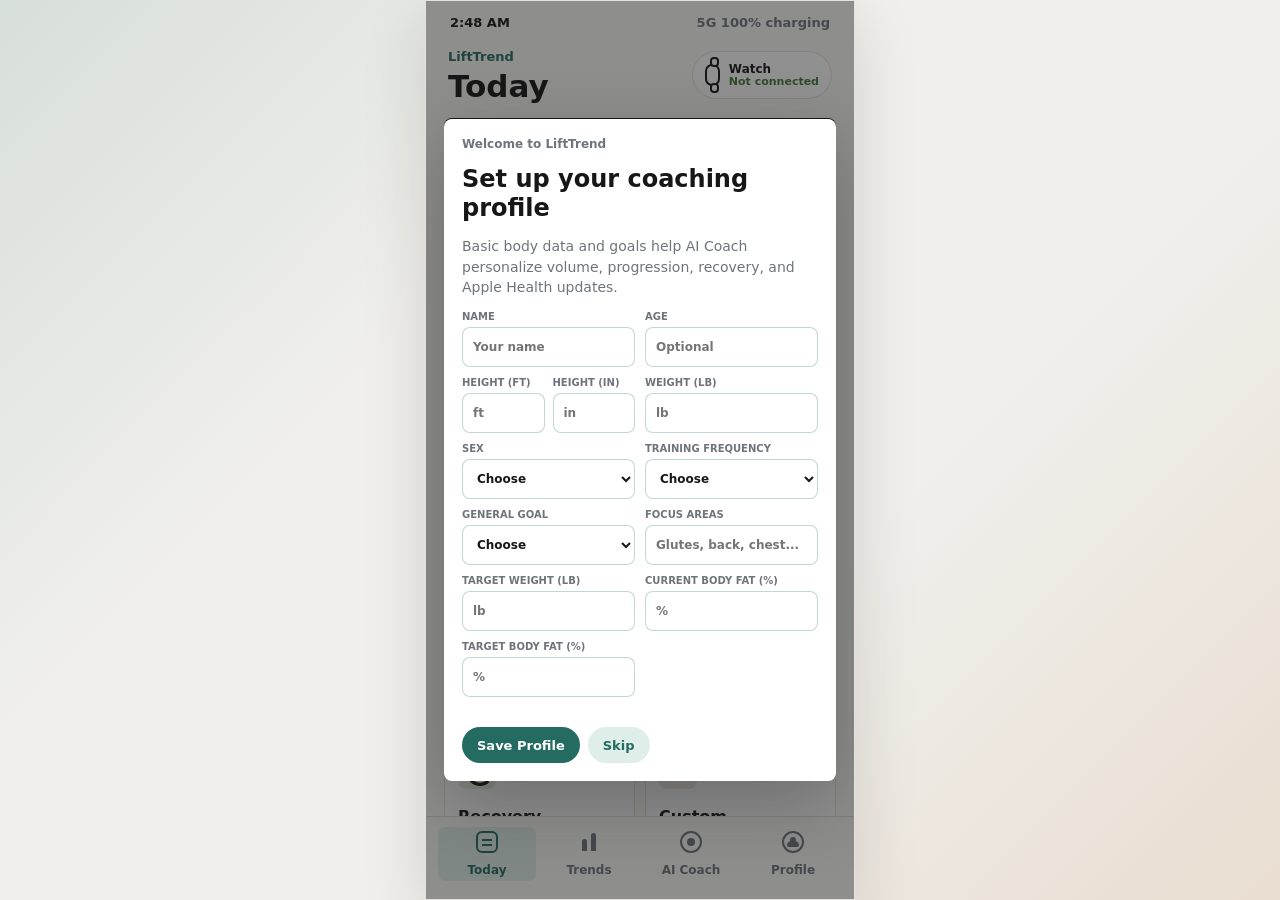
<file: index.html>
<!doctype html>
<html lang="en">
  <head>
    <meta charset="utf-8" />
    <meta name="viewport" content="width=device-width, initial-scale=1" />
    <meta http-equiv="Cache-Control" content="no-store" />
    <title>LiftTrend Prototype</title>
    <link rel="stylesheet" href="styles.css?v=20260728-profile-zh1" />
  </head>
  <body>
    <main class="phone-shell" aria-label="LiftTrend app prototype">
      <section class="status-bar" aria-label="Device status">
        <span data-status-time>9:41</span>
        <span class="status-icons"><span data-status-signal>LTE</span> <span data-status-battery>100%</span></span>
      </section>

      <header class="app-header">
        <div>
          <p class="eyebrow">LiftTrend</p>
          <h1 id="screen-title">Today</h1>
        </div>
        <button class="watch-button" type="button" aria-label="Apple Watch not connected" data-open-health>
          <span class="watch-icon" aria-hidden="true"></span>
          <span>
            <strong>Watch</strong>
            <small>Not connected</small>
          </span>
        </button>
      </header>

      <section class="onboarding" data-onboarding>
        <div class="onboarding-panel">
          <span class="metric-label">Welcome to LiftTrend</span>
          <h2>Set up your coaching profile</h2>
          <p>Basic body data and goals help AI Coach personalize volume, progression, recovery, and Apple Health updates.</p>
          <div class="onboarding-grid">
            <label><span>Name</span><input placeholder="Your name" data-onboard-name /></label>
            <label><span>Age</span><input placeholder="Optional" inputmode="numeric" data-onboard-age /></label>
            <div class="split-fields onboarding-height-fields">
              <label><span>Height (ft)</span><input placeholder="ft" inputmode="numeric" data-onboard-height-ft /></label>
              <label><span>Height (in)</span><input placeholder="in" inputmode="decimal" data-onboard-height-in /></label>
            </div>
            <label><span>Weight (lb)</span><input placeholder="lb" inputmode="decimal" data-onboard-weight /></label>
            <label><span>Sex</span><select data-onboard-sex><option value="">Choose</option><option>Female</option><option>Male</option><option>Prefer not to say</option></select></label>
            <label><span>Training frequency</span><select data-onboard-frequency><option value="">Choose</option><option>3 days/week</option><option>4 days/week</option><option>5+ days/week</option></select></label>
            <label><span>General goal</span><select data-onboard-goal><option value="">Choose</option><option>Fat loss</option><option>Lean muscle</option><option>Bulk</option><option>Strength</option><option>General health</option></select></label>
            <label><span>Focus areas</span><input placeholder="Glutes, back, chest..." data-onboard-focus /></label>
            <label><span>Target weight (lb)</span><input placeholder="lb" inputmode="decimal" data-onboard-target-weight /></label>
            <label><span>Current body fat (%)</span><input placeholder="%" data-onboard-current-body-fat /></label>
            <label><span>Target body fat (%)</span><input placeholder="%" data-onboard-body-fat /></label>
          </div>
          <div class="action-row">
            <button class="small-button" type="button" data-save-onboarding>Save Profile</button>
            <button class="ghost-button" type="button" data-skip-onboarding>Skip</button>
          </div>
        </div>
      </section>

      <section class="screen active" id="today-screen" aria-labelledby="today-tab">
        <section class="focus-start" data-focus-start>
          <div class="focus-hero">
            <span class="metric-label">Ready to train</span>
            <h2>Choose today's focus</h2>
            <p>Pick a body area and LiftTrend will load a suggested workout you can edit.</p>
            <button class="hero-link" type="button" data-open-standards>Saved Standards</button>
          </div>

          <div class="resume-panel" data-active-session-panel hidden>
            <div>
              <span class="metric-label">In-progress workout</span>
              <strong data-active-session-title>Resume workout</strong>
              <p data-active-session-copy>Your unsaved workout is available on this device.</p>
            </div>
            <div class="action-row">
              <button class="small-button" type="button" data-resume-active-workout>Resume</button>
              <button class="ghost-button" type="button" data-discard-active-workout>Discard</button>
            </div>
          </div>

          <div class="focus-grid">
            <button class="focus-card" type="button" data-workout="shoulder">
              <span class="option-icon shoulder-option" aria-hidden="true"></span>
              <strong>Shoulders</strong>
              <small>Strength and shape</small>
            </button>
            <button class="focus-card" type="button" data-workout="glute">
              <span class="option-icon glute-option" aria-hidden="true"></span>
              <strong>Glutes</strong>
              <small>Hip-dominant day</small>
            </button>
            <button class="focus-card" type="button" data-workout="back">
              <span class="option-icon upper-option" aria-hidden="true"></span>
              <strong>Back</strong>
              <small>Pull strength</small>
            </button>
            <button class="focus-card" type="button" data-workout="chest">
              <span class="option-icon chest-option" aria-hidden="true"></span>
              <strong>Chest</strong>
              <small>Press strength</small>
            </button>
            <button class="focus-card" type="button" data-workout="abs">
              <span class="option-icon abs-option" aria-hidden="true"></span>
              <strong>Abs</strong>
              <small>Core control</small>
            </button>
            <button class="focus-card" type="button" data-workout="arms">
              <span class="option-icon arms-option" aria-hidden="true"></span>
              <strong>Arms</strong>
              <small>Biceps and triceps</small>
            </button>
            <button class="focus-card" type="button" data-workout="recovery">
              <span class="option-icon recovery-option" aria-hidden="true"></span>
              <strong>Recovery</strong>
              <small>Full-body reset</small>
            </button>
            <button class="focus-card" type="button" data-workout="custom">
              <span class="option-icon custom-option" aria-hidden="true"></span>
              <strong>Custom</strong>
              <small>Start empty</small>
            </button>
          </div>
        </section>

        <section class="workout-session" data-workout-session hidden>
          <div class="record-panel">
            <div>
              <span class="metric-label">Current workout</span>
              <h2 data-workout-title>Glute Focus</h2>
              <p data-workout-status>Recording set 3 of Hip Thrust</p>
            </div>
            <div class="record-actions">
              <button class="secondary-action" type="button" data-open-workouts>Change Workout</button>
              <button class="secondary-action" type="button" data-save-standard>Save Standard</button>
              <button class="secondary-action" type="button" data-open-standards>Standards</button>
              <button class="finish-action" type="button" data-finish-workout>Finish Workout</button>
            </div>
          </div>

          <div class="watch-strip">
            <div>
              <span class="metric-label">Heart rate</span>
              <strong data-watch-heart-rate>--</strong>
              <span>bpm</span>
            </div>
            <div>
              <span class="metric-label">Active cal</span>
              <strong data-watch-calories>--</strong>
              <span data-energy-unit>kcal</span>
            </div>
            <div>
              <span class="metric-label">Time</span>
              <strong data-watch-time>0</strong>
              <span>min</span>
            </div>
          </div>

          <div class="section-heading">
            <h2 data-workout-heading>Glute Focus</h2>
            <span data-workout-count>3 of 5 exercises</span>
          </div>

          <div class="exercise-list" data-exercise-list></div>

          <button class="add-exercise-button" type="button" data-open-add-exercise>Add Exercise</button>
        </section>

        <section class="today-summary" data-today-summary hidden>
          <div class="summary-hero">
            <span class="metric-label">Workout complete</span>
            <h2 data-summary-title>Today's Summary</h2>
            <p data-summary-note>Nice work. Your set details are saved into today's recordings.</p>
          </div>
          <div class="summary-metrics">
            <div>
              <span class="metric-label">Active cal</span>
              <strong data-summary-calories>214</strong>
              <span data-energy-unit>kcal</span>
            </div>
            <div>
              <span class="metric-label">Time</span>
              <strong data-summary-time>42</strong>
              <span>min</span>
            </div>
            <div>
              <span class="metric-label">Exercises</span>
              <strong data-summary-exercise-count>0</strong>
              <span>logged</span>
            </div>
          </div>
          <div class="summary-trends-note" data-summary-trends-note>
            Trends updated: this workout is included in Week, Month, and Year views.
          </div>
          <div class="summary-list" data-summary-exercises></div>
          <div class="standard-save-panel">
            <label>
              <span class="metric-label">Save as standard</span>
              <input type="text" value="Workout Standard" data-summary-standard-name />
            </label>
            <button class="small-button" type="button" data-summary-save-standard>Save Standard</button>
          </div>
          <div class="action-row">
            <button class="small-button" type="button" data-summary-new-workout>Back to Today</button>
            <button class="ghost-button" type="button" data-screen-link="trends-screen">View Updated Trends</button>
          </div>
        </section>
      </section>

      <section class="workout-sheet" aria-label="Choose workout" data-workout-sheet hidden>
        <div class="sheet-scrim" data-close-workouts></div>
        <div class="sheet-panel" role="dialog" aria-modal="true" aria-labelledby="workout-sheet-title">
          <div class="sheet-handle" aria-hidden="true"></div>
          <div class="exercise-topline">
            <div>
              <p class="eyebrow">Today</p>
              <h2 id="workout-sheet-title">Choose workout</h2>
            </div>
            <button class="ghost-button" type="button" data-close-workouts>Close</button>
          </div>

          <div class="switch-warning" role="alertdialog" aria-live="assertive" data-workout-switch-warning hidden>
            <div>
              <span class="metric-label">Unsaved workout</span>
              <strong data-workout-switch-title>Keep your current workout?</strong>
              <p data-workout-switch-copy>Starting another workout will discard the sets you have not saved yet.</p>
            </div>
            <div class="action-row">
              <button class="ghost-button" type="button" data-keep-current-workout>Keep Current</button>
              <button class="danger-button" type="button" data-confirm-workout-switch>Discard & Switch</button>
            </div>
          </div>

          <div class="workout-options">
            <button class="workout-option" type="button" data-workout="shoulder">
              <span class="option-icon shoulder-option" aria-hidden="true"></span>
              <span>
                <strong>Shoulder Strength</strong>
                <small>Lateral raise · Shoulder press · Rear delt fly</small>
              </span>
            </button>
            <button class="workout-option" type="button" data-workout="glute">
              <span class="option-icon glute-option" aria-hidden="true"></span>
              <span>
                <strong>Glute Focus</strong>
                <small>Hip thrust · Cable kickback · Lateral raise</small>
              </span>
            </button>
            <button class="workout-option" type="button" data-workout="back">
              <span class="option-icon upper-option" aria-hidden="true"></span>
              <span>
                <strong>Back Focus</strong>
                <small>Lat pulldown · Row · Face pull</small>
              </span>
            </button>
            <button class="workout-option" type="button" data-workout="chest">
              <span class="option-icon chest-option" aria-hidden="true"></span>
              <span>
                <strong>Chest Focus</strong>
                <small>Chest press · Incline press · Cable fly</small>
              </span>
            </button>
            <button class="workout-option" type="button" data-workout="abs">
              <span class="option-icon abs-option" aria-hidden="true"></span>
              <span>
                <strong>Abs Focus</strong>
                <small>Dead bug · Cable crunch · Plank</small>
              </span>
            </button>
            <button class="workout-option" type="button" data-workout="arms">
              <span class="option-icon arms-option" aria-hidden="true"></span>
              <span>
                <strong>Arms Focus</strong>
                <small>Curl · Triceps pressdown · Hammer curl</small>
              </span>
            </button>
            <button class="workout-option" type="button" data-workout="recovery">
              <span class="option-icon recovery-option" aria-hidden="true"></span>
              <span>
                <strong>Recovery Flow</strong>
                <small>Mobility · Light pull · Core reset</small>
              </span>
            </button>
            <button class="workout-option custom" type="button" data-workout="custom">
              <span class="option-icon custom-option" aria-hidden="true"></span>
              <span>
                <strong>Build Custom Workout</strong>
                <small>Start empty and add exercises manually</small>
              </span>
            </button>
          </div>
        </div>
      </section>

      <section class="workout-sheet" aria-label="Add exercise" data-add-exercise-sheet hidden>
        <div class="sheet-scrim" data-close-add-exercise></div>
        <div class="sheet-panel" role="dialog" aria-modal="true" aria-labelledby="add-exercise-title">
          <div class="sheet-handle" aria-hidden="true"></div>
          <div class="exercise-topline">
            <div>
              <p class="eyebrow">Add to workout</p>
              <h2 id="add-exercise-title">Choose exercise</h2>
            </div>
            <button class="ghost-button" type="button" data-close-add-exercise>Close</button>
          </div>
          <label class="search-field">
            <span class="search-icon" aria-hidden="true"></span>
            <input type="search" placeholder="Search recorded exercises" aria-label="Search recorded exercises" data-exercise-search />
          </label>
          <div class="trend-options add-options">
            <button class="trend-option" type="button" data-add-exercise="Lat Pulldown" data-group="Back"><span>Back</span>Lat Pulldown</button>
            <button class="trend-option" type="button" data-add-exercise="Seated Row" data-group="Back"><span>Back</span>Seated Row</button>
            <button class="trend-option" type="button" data-add-exercise="Face Pull" data-group="Rear delts"><span>Rear delts</span>Face Pull</button>
            <button class="trend-option" type="button" data-add-exercise="Chest Press" data-group="Chest"><span>Chest</span>Chest Press</button>
            <button class="trend-option" type="button" data-add-exercise="Incline Dumbbell Press" data-group="Upper chest"><span>Upper chest</span>Incline Dumbbell Press</button>
            <button class="trend-option" type="button" data-add-exercise="Cable Fly" data-group="Chest"><span>Chest</span>Cable Fly</button>
            <button class="trend-option" type="button" data-add-exercise="Lateral Raise" data-group="Side delts"><span>Side delts</span>Lateral Raise</button>
            <button class="trend-option" type="button" data-add-exercise="Dumbbell Shoulder Press" data-group="Shoulders"><span>Shoulders</span>Dumbbell Shoulder Press</button>
            <button class="trend-option" type="button" data-add-exercise="Rear Delt Fly" data-group="Rear delts"><span>Rear delts</span>Rear Delt Fly</button>
            <button class="trend-option" type="button" data-add-exercise="Hip Thrust" data-group="Glutes"><span>Glutes</span>Hip Thrust</button>
            <button class="trend-option" type="button" data-add-exercise="Cable Kickback" data-group="Glutes"><span>Glutes</span>Cable Kickback</button>
            <button class="trend-option" type="button" data-add-exercise="Romanian Deadlift" data-group="Hamstrings"><span>Hamstrings</span>Romanian Deadlift</button>
            <button class="trend-option" type="button" data-add-exercise="Goblet Squat" data-group="Quads"><span>Quads</span>Goblet Squat</button>
            <button class="trend-option" type="button" data-add-exercise="Dumbbell Curl" data-group="Arms"><span>Arms</span>Dumbbell Curl</button>
            <button class="trend-option" type="button" data-add-exercise="Triceps Pressdown" data-group="Arms"><span>Arms</span>Triceps Pressdown</button>
            <button class="trend-option" type="button" data-add-exercise="Hammer Curl" data-group="Arms"><span>Arms</span>Hammer Curl</button>
            <button class="trend-option" type="button" data-add-exercise="Cable Crunch" data-group="Abs"><span>Abs</span>Cable Crunch</button>
            <button class="trend-option" type="button" data-add-exercise="Dead Bug" data-group="Abs"><span>Abs</span>Dead Bug</button>
            <button class="trend-option" type="button" data-add-exercise="Plank" data-group="Abs"><span>Abs</span>Plank</button>
            <button class="trend-option custom" type="button" data-add-exercise="Custom Exercise" data-group="Custom"><span>Custom</span>Custom Exercise</button>
          </div>
        </div>
      </section>

      <section class="workout-sheet" aria-label="Saved standard workouts" data-standards-sheet hidden>
        <div class="sheet-scrim" data-close-standards></div>
        <div class="sheet-panel" role="dialog" aria-modal="true" aria-labelledby="standards-title">
          <div class="sheet-handle" aria-hidden="true"></div>
          <div class="exercise-topline">
            <div>
              <p class="eyebrow">Reusable workouts</p>
              <h2 id="standards-title">Saved Standards</h2>
            </div>
            <button class="ghost-button" type="button" data-close-standards>Close</button>
          </div>
          <label class="standard-search">
            <span>Find standard</span>
            <input type="search" placeholder="Search standards or exercises" aria-label="Search saved standards or exercises" data-standards-search />
          </label>
          <div class="trend-options" data-standards-list></div>
        </div>
      </section>

      <template id="glute-template">
        <article class="exercise-card current">
          <div class="exercise-topline">
            <div>
              <h3>Hip Thrust</h3>
              <p>Last time 135 lb · 4 x 10</p>
            </div>
            <div class="exercise-actions"><button class="small-button" type="button" data-finish-set>Finish Set</button><button class="outline-button" type="button" data-finish-exercise>Finish Exercise</button></div>
          </div>
          <div class="set-grid" aria-label="Hip thrust sets">
            <div class="set-row complete"><span>1</span><strong>135 lb</strong><strong>10 reps</strong><span>RPE 7</span></div>
            <div class="set-row complete"><span>2</span><strong>135 lb</strong><strong>10 reps</strong><span>RPE 8</span></div>
            <div class="set-row active-set"><span>3</span><label><span>Weight</span><input value="135" inputmode="decimal" aria-label="Weight" /></label><label><span>Reps</span><input value="10" inputmode="numeric" aria-label="Reps" /></label><label><span>RPE</span><input value="8" inputmode="decimal" aria-label="RPE" /></label></div>
          </div>
        </article>
        <article class="exercise-card">
          <div class="exercise-topline">
            <div><h3>Cable Kickback</h3><p>Next · target 3 x 12</p></div>
            <span class="pill">Glutes</span>
          </div>
        </article>
        <article class="exercise-card">
          <div class="exercise-topline">
            <div><h3>Lateral Raise</h3><p>Suggested upgrade: 10 lb · 3 x 10</p></div>
            <span class="pill amber">AI</span>
          </div>
        </article>
      </template>

      <template id="shoulder-template">
        <article class="exercise-card current">
          <div class="exercise-topline">
            <div><h3>Lateral Raise</h3><p>Last time 7.5 lb · 4 x 15</p></div>
            <div class="exercise-actions"><button class="small-button" type="button" data-finish-set>Finish Set</button><button class="outline-button" type="button" data-finish-exercise>Finish Exercise</button></div>
          </div>
          <div class="set-grid" aria-label="Lateral raise sets">
            <div class="set-row complete"><span>1</span><strong>10 lb</strong><strong>10 reps</strong><span>RPE 7</span></div>
            <div class="set-row active-set"><span>2</span><label><span>Weight</span><input value="10" inputmode="decimal" aria-label="Weight" /></label><label><span>Reps</span><input value="10" inputmode="numeric" aria-label="Reps" /></label><label><span>RPE</span><input value="8" inputmode="decimal" aria-label="RPE" /></label></div>
          </div>
        </article>
        <article class="exercise-card">
          <div class="exercise-topline">
            <div><h3>Dumbbell Shoulder Press</h3><p>Next · target 3 x 8</p></div>
            <span class="pill amber">Shoulders</span>
          </div>
        </article>
        <article class="exercise-card">
          <div class="exercise-topline">
            <div><h3>Rear Delt Fly</h3><p>Next · target 3 x 12</p></div>
            <span class="pill">Upper</span>
          </div>
        </article>
      </template>

      <template id="back-template">
        <article class="exercise-card current">
          <div class="exercise-topline">
            <div><h3>Lat Pulldown</h3><p>Last time 70 lb · 3 x 10</p></div>
            <div class="exercise-actions"><button class="small-button" type="button" data-finish-set>Finish Set</button><button class="outline-button" type="button" data-finish-exercise>Finish Exercise</button></div>
          </div>
          <div class="set-grid" aria-label="Lat pulldown sets">
            <div class="set-row active-set"><span>1</span><label><span>Weight</span><input value="70" inputmode="decimal" aria-label="Weight" /></label><label><span>Reps</span><input value="10" inputmode="numeric" aria-label="Reps" /></label><label><span>RPE</span><input value="7" inputmode="decimal" aria-label="RPE" /></label></div>
          </div>
        </article>
        <article class="exercise-card">
          <div class="exercise-topline">
            <div><h3>Seated Row</h3><p>Next · target 3 x 10</p></div>
            <span class="pill">Back</span>
          </div>
        </article>
        <article class="exercise-card">
          <div class="exercise-topline">
            <div><h3>Face Pull</h3><p>Next · target 3 x 15</p></div>
            <span class="pill amber">Rear delt</span>
          </div>
        </article>
      </template>

      <template id="chest-template">
        <article class="exercise-card current">
          <div class="exercise-topline">
            <div><h3>Chest Press</h3><p>Last time 45 lb · 3 x 10</p></div>
            <div class="exercise-actions"><button class="small-button" type="button" data-finish-set>Finish Set</button><button class="outline-button" type="button" data-finish-exercise>Finish Exercise</button></div>
          </div>
          <div class="set-grid" aria-label="Chest press sets">
            <div class="set-row complete"><span>1</span><strong>45 lb</strong><strong>10 reps</strong><span>RPE 7</span></div>
            <div class="set-row active-set"><span>2</span><label><span>Weight</span><input value="45" inputmode="decimal" aria-label="Weight" /></label><label><span>Reps</span><input value="10" inputmode="numeric" aria-label="Reps" /></label><label><span>RPE</span><input value="8" inputmode="decimal" aria-label="RPE" /></label></div>
          </div>
        </article>
        <article class="exercise-card">
          <div class="exercise-topline">
            <div><h3>Incline Dumbbell Press</h3><p>Next · target 3 x 8</p></div>
            <span class="pill coral">Chest</span>
          </div>
        </article>
        <article class="exercise-card">
          <div class="exercise-topline">
            <div><h3>Cable Fly</h3><p>Next · target 3 x 12</p></div>
            <span class="pill">Accessory</span>
          </div>
        </article>
      </template>

      <template id="abs-template">
        <article class="exercise-card current">
          <div class="exercise-topline">
            <div><h3>Cable Crunch</h3><p>Standard 30 lb · 3 x 12</p></div>
            <div class="exercise-actions"><button class="small-button" type="button" data-finish-set>Finish Set</button><button class="outline-button" type="button" data-finish-exercise>Finish Exercise</button></div>
          </div>
          <div class="set-grid" aria-label="Cable crunch sets">
            <div class="set-row active-set"><span>1</span><label><span>Weight</span><input value="30" inputmode="decimal" aria-label="Weight" /></label><label><span>Reps</span><input value="12" inputmode="numeric" aria-label="Reps" /></label><label><span>RPE</span><input value="7" inputmode="decimal" aria-label="RPE" /></label></div>
          </div>
        </article>
        <article class="exercise-card"><div class="exercise-topline"><div><h3>Dead Bug</h3><p>Next · target 3 x 10/side</p></div><span class="pill">Core</span></div></article>
        <article class="exercise-card"><div class="exercise-topline"><div><h3>Plank</h3><p>Next · target 3 x 45 sec</p></div><span class="pill">Core</span></div></article>
      </template>

      <template id="arms-template">
        <article class="exercise-card current">
          <div class="exercise-topline">
            <div><h3>Dumbbell Curl</h3><p>Standard 15 lb · 3 x 10</p></div>
            <div class="exercise-actions"><button class="small-button" type="button" data-finish-set>Finish Set</button><button class="outline-button" type="button" data-finish-exercise>Finish Exercise</button></div>
          </div>
          <div class="set-grid" aria-label="Dumbbell curl sets">
            <div class="set-row active-set"><span>1</span><label><span>Weight</span><input value="15" inputmode="decimal" aria-label="Weight" /></label><label><span>Reps</span><input value="10" inputmode="numeric" aria-label="Reps" /></label><label><span>RPE</span><input value="7" inputmode="decimal" aria-label="RPE" /></label></div>
          </div>
        </article>
        <article class="exercise-card"><div class="exercise-topline"><div><h3>Triceps Pressdown</h3><p>Next · target 3 x 12</p></div><span class="pill coral">Arms</span></div></article>
        <article class="exercise-card"><div class="exercise-topline"><div><h3>Hammer Curl</h3><p>Next · target 2 x 12</p></div><span class="pill">Accessory</span></div></article>
      </template>

      <template id="recovery-template">
        <article class="exercise-card current">
          <div class="exercise-topline">
            <div><h3>Mobility Flow</h3><p>Standard bodyweight · 10 min</p></div>
            <div class="exercise-actions"><button class="small-button" type="button" data-finish-set>Finish Set</button><button class="outline-button" type="button" data-finish-exercise>Finish Exercise</button></div>
          </div>
          <div class="set-grid" aria-label="Mobility flow block">
            <div class="set-row active-set"><span>1</span><label><span>Duration</span><input value="10 min" inputmode="decimal" aria-label="Duration" data-set-field="duration" /></label><label><span>Distance (m)</span><input value="" inputmode="decimal" aria-label="Distance" data-set-field="distance" /></label><label><span>RPE</span><input value="4" inputmode="decimal" aria-label="RPE" data-set-field="rpe" /></label></div>
          </div>
        </article>
        <article class="exercise-card"><div class="exercise-topline"><div><h3>Light Lat Pulldown</h3><p>Next · target 2 x 15</p></div><span class="pill green">Recovery</span></div></article>
        <article class="exercise-card"><div class="exercise-topline"><div><h3>Dead Bug</h3><p>Next · target 2 x 8/side</p></div><span class="pill">Core</span></div></article>
      </template>

      <template id="custom-template">
        <article class="empty-workout">
          <h3>No exercises yet</h3>
          <p>Use Add Exercise below to choose a recorded movement or create a custom one.</p>
        </article>
      </template>

      <section class="screen" id="trends-screen" aria-labelledby="trends-tab">
        <div class="segmented" role="tablist" aria-label="Trend range">
          <button class="selected" type="button" data-trend-range="week">Week</button>
          <button type="button" data-trend-range="month">Month</button>
          <button type="button" data-trend-range="year">Year</button>
        </div>

        <div class="trends-freshness" data-trends-freshness>
          Latest saved workout is included in these trends.
        </div>

        <div class="trend-summary">
          <div>
            <span class="metric-label">Total calories</span>
            <strong data-trend-calories>1,420</strong>
            <span class="positive" data-trend-calories-subtitle>+9% vs last week</span>
          </div>
          <div>
            <span class="metric-label">Training time</span>
            <strong data-trend-time>3h 48m</strong>
            <span data-trend-time-subtitle>5 workouts</span>
          </div>
          <div>
            <span class="metric-label">Workouts</span>
            <strong data-trend-workouts>5</strong>
            <span data-trend-workouts-subtitle>+1 vs last week</span>
          </div>
        </div>

        <div class="chart-panel body-metrics-panel" data-body-metrics-panel>
          <div class="section-heading compact">
            <h2>Body Metrics</h2>
          </div>
          <div class="body-metric-grid" data-body-metric-grid></div>
        </div>

        <div class="chart-panel">
          <div class="section-heading compact">
            <h2>Session Mix</h2>
            <span>by workout focus</span>
          </div>
          <p class="chart-note">Distribution check for whether this period matches your intended split.</p>
          <div class="bar-row" data-muscle-row="chest">
            <span>Chest</span>
            <div class="bar-track"><div class="bar chest" style="width: 72%"></div></div>
            <strong>2x</strong>
          </div>
          <div class="bar-row" data-muscle-row="shoulders">
            <span>Shoulders</span>
            <div class="bar-track"><div class="bar shoulder" style="width: 42%"></div></div>
            <strong>1x</strong>
          </div>
          <div class="bar-row" data-muscle-row="back">
            <span>Back</span>
            <div class="bar-track"><div class="bar back" style="width: 46%"></div></div>
            <strong>1x</strong>
          </div>
          <div class="bar-row" data-muscle-row="glutes">
            <span>Glutes/Legs</span>
            <div class="bar-track"><div class="bar glute" style="width: 64%"></div></div>
            <strong>1x</strong>
          </div>
          <div class="insight-card">
            <strong>Readout</strong>
            <span data-muscle-readout>This week: 2 chest, 1 shoulder, 1 back, 1 glute/leg.</span>
          </div>
          <div class="ai-readout">
            <span class="pill amber">AI suggestion</span>
            <p data-muscle-ai-readout>Based on your week Session Mix, glutes/legs are underrepresented for your glute-growth goal. I’d add one glute-focused workout next, then use Exercise Trends to check hip thrust or kickback volume.</p>
          </div>
        </div>

        <div class="chart-panel exercise-trends-panel">
          <div class="section-heading compact">
            <h2 data-exercise-trend-title>Hip Thrust</h2>
            <span data-exercise-trend-metric>4-week volume</span>
          </div>
          <div class="exercise-picker" aria-label="Exercise trend picker">
            <div class="trend-chip selected" data-trend-chip="hipThrust"><button type="button" data-exercise-trend="hipThrust"><span>Hip Thrust</span><small>volume</small></button><button class="remove-trend" type="button" data-remove-trend="hipThrust" aria-label="Hide Hip Thrust">×</button></div>
            <div class="trend-chip" data-trend-chip="rowErg"><button type="button" data-exercise-trend="rowErg"><span>Row Erg</span><small>distance</small></button><button class="remove-trend" type="button" data-remove-trend="rowErg" aria-label="Hide Row Erg">×</button></div>
            <div class="trend-chip" data-trend-chip="treadmillWalk"><button type="button" data-exercise-trend="treadmillWalk"><span>Treadmill Walk</span><small>distance</small></button><button class="remove-trend" type="button" data-remove-trend="treadmillWalk" aria-label="Hide Treadmill Walk">×</button></div>
            <div class="trend-chip" data-trend-chip="foamRolling"><button type="button" data-exercise-trend="foamRolling"><span>Foam Rolling</span><small>time</small></button><button class="remove-trend" type="button" data-remove-trend="foamRolling" aria-label="Hide Foam Rolling">×</button></div>
            <button class="add-trend-button" type="button" data-open-trend-manager>Replace selected</button>
          </div>
          <div class="line-chart" aria-label="Hip Thrust volume trend chart" data-exercise-chart>
            <span style="height: 48%"></span>
            <span style="height: 56%"></span>
            <span style="height: 64%"></span>
            <span style="height: 72%"></span>
          </div>
          <div class="chart-labels">
            <span>W1</span>
            <span>W2</span>
            <span>W3</span>
            <span>W4</span>
          </div>
          <p class="chart-note" data-exercise-trend-note>Best used within one exercise: this shows whether hip thrust work is progressing without comparing it to unrelated lifts.</p>
        </div>
      </section>

      <section class="workout-sheet" aria-label="Manage exercise trends" data-trend-manager hidden>
        <div class="sheet-scrim" data-close-trend-manager></div>
        <div class="sheet-panel" role="dialog" aria-modal="true" aria-labelledby="trend-manager-title">
          <div class="sheet-handle" aria-hidden="true"></div>
          <div class="exercise-topline">
            <div>
              <p class="eyebrow">Recorded exercises only</p>
              <h2 id="trend-manager-title">Choose trend</h2>
            </div>
            <button class="ghost-button" type="button" data-close-trend-manager>Close</button>
          </div>
          <p class="sheet-note" data-trend-manager-note>Four trends are pinned. Pick one below to replace the selected chart.</p>
          <div class="trend-options" data-trend-options></div>
        </div>
      </section>

      <div class="toast" data-toast hidden>Saved as standard workout</div>

      <section class="screen" id="coach-screen" aria-labelledby="coach-tab">
        <section class="coach-engine" data-coach-engine>
          <div>
            <span class="metric-label">AI Coach</span>
            <h2 data-coach-engine-title>Ready to check your plan</h2>
            <p data-coach-engine-copy>Analyze your latest workouts and Apple Watch signals to get suggestions matched to your current goal.</p>
          </div>
          <div class="coach-engine-actions">
            <button class="small-button" type="button" data-run-ai-coach>Analyze latest data</button>
            <button class="ghost-button" type="button" data-show-later-coach hidden>Show later suggestions</button>
          </div>
          <div class="coach-signals" data-coach-signals hidden></div>
          <details class="coach-data-scope" data-coach-data-scope hidden></details>
        </section>

        <div data-coach-card-list></div>
      </section>

      <section class="screen" id="profile-screen" aria-labelledby="profile-tab">
        <div data-profile-home>
        <section class="profile-card">
          <div class="profile-head">
            <div class="avatar" aria-hidden="true">Q</div>
            <div>
              <span class="metric-label">Profile</span>
              <h2 data-profile-name>Set up profile</h2>
              <p data-profile-subtitle>Choose your goals and connect health data</p>
            </div>
          </div>
          <div class="profile-stats">
            <div><strong data-profile-recording-count>58</strong><span>recordings</span></div>
            <div><strong data-profile-active-calories>12.4k</strong><span>active <span data-energy-unit>kcal</span></span></div>
            <div><strong data-profile-training-time>31h</strong><span>training time</span></div>
          </div>
        </section>

        <section class="profile-section">
          <div class="section-heading compact">
            <h2>Personal</h2>
            <span>Body data and coaching profile</span>
          </div>
          <button class="profile-row" type="button" data-profile-detail="personal">
            <span>Personal info</span>
            <strong data-profile-personal-summary>Not set</strong>
          </button>
        </section>

        <section class="profile-section">
          <div class="section-heading compact">
            <h2>Data</h2>
            <span>Personal records and exports</span>
          </div>
          <button class="profile-row" type="button" data-profile-detail="recordings">
            <span>Previous recordings</span>
            <strong>View history</strong>
          </button>
          <button class="profile-row" type="button" data-profile-detail="health">
            <span>Apple Health data</span>
            <strong>Connected</strong>
          </button>
          <button class="profile-row" type="button" data-profile-detail="exercises">
            <span>Exercise database</span>
            <strong>Recorded only</strong>
          </button>
          <button class="profile-row" type="button" data-profile-detail="testing">
            <span>Tester feedback</span>
            <strong>Export / copy</strong>
          </button>
        </section>

        <section class="profile-section">
          <div class="section-heading compact">
            <h2>Saved Standards</h2>
            <span>Reusable workout templates</span>
          </div>
          <button class="profile-row" type="button" data-profile-detail="standards">
            <span>Manage standard workouts</span>
            <strong>View / edit / delete</strong>
          </button>
        </section>

        <section class="profile-section">
          <div class="section-heading compact">
            <h2>Settings</h2>
            <span>App preferences</span>
          </div>
          <button class="profile-row" type="button" data-profile-detail="language">
            <span>Language</span>
            <strong>English</strong>
          </button>
          <button class="profile-row" type="button" data-profile-detail="units">
            <span>Units</span>
            <strong>lb / kcal</strong>
          </button>
          <button class="profile-row" type="button" data-profile-detail="goals">
            <span>Goals</span>
            <strong>Strength trend</strong>
          </button>
        </section>
        </div>

        <section class="profile-detail" data-profile-detail-panel hidden>
          <button class="ghost-button back-button" type="button" data-profile-back>Back to Profile</button>
          <div class="profile-detail-hero">
            <span class="metric-label">Profile</span>
            <h2 data-profile-detail-title>Previous recordings</h2>
            <p data-profile-detail-copy>Review past workout data and update what LiftTrend should track.</p>
          </div>
          <div class="profile-detail-body" data-profile-detail-body></div>
        </section>
      </section>

      <nav class="bottom-nav" aria-label="Primary navigation">
        <button class="nav-item active" id="today-tab" type="button" data-screen="today-screen">
          <span class="nav-icon today-icon" aria-hidden="true"></span>
          <span>Today</span>
        </button>
        <button class="nav-item" id="trends-tab" type="button" data-screen="trends-screen">
          <span class="nav-icon trends-icon" aria-hidden="true"></span>
          <span>Trends</span>
        </button>
        <button class="nav-item" id="coach-tab" type="button" data-screen="coach-screen">
          <span class="nav-icon coach-icon" aria-hidden="true"></span>
          <span>AI Coach</span>
        </button>
        <button class="nav-item" id="profile-tab" type="button" data-screen="profile-screen">
          <span class="nav-icon profile-icon" aria-hidden="true"></span>
          <span>Profile</span>
        </button>
      </nav>
    </main>

    <script src="domain.js?v=20260728-profile-zh1"></script>
    <script src="app.js?v=20260728-profile-zh1"></script>
  </body>
</html>
</file>
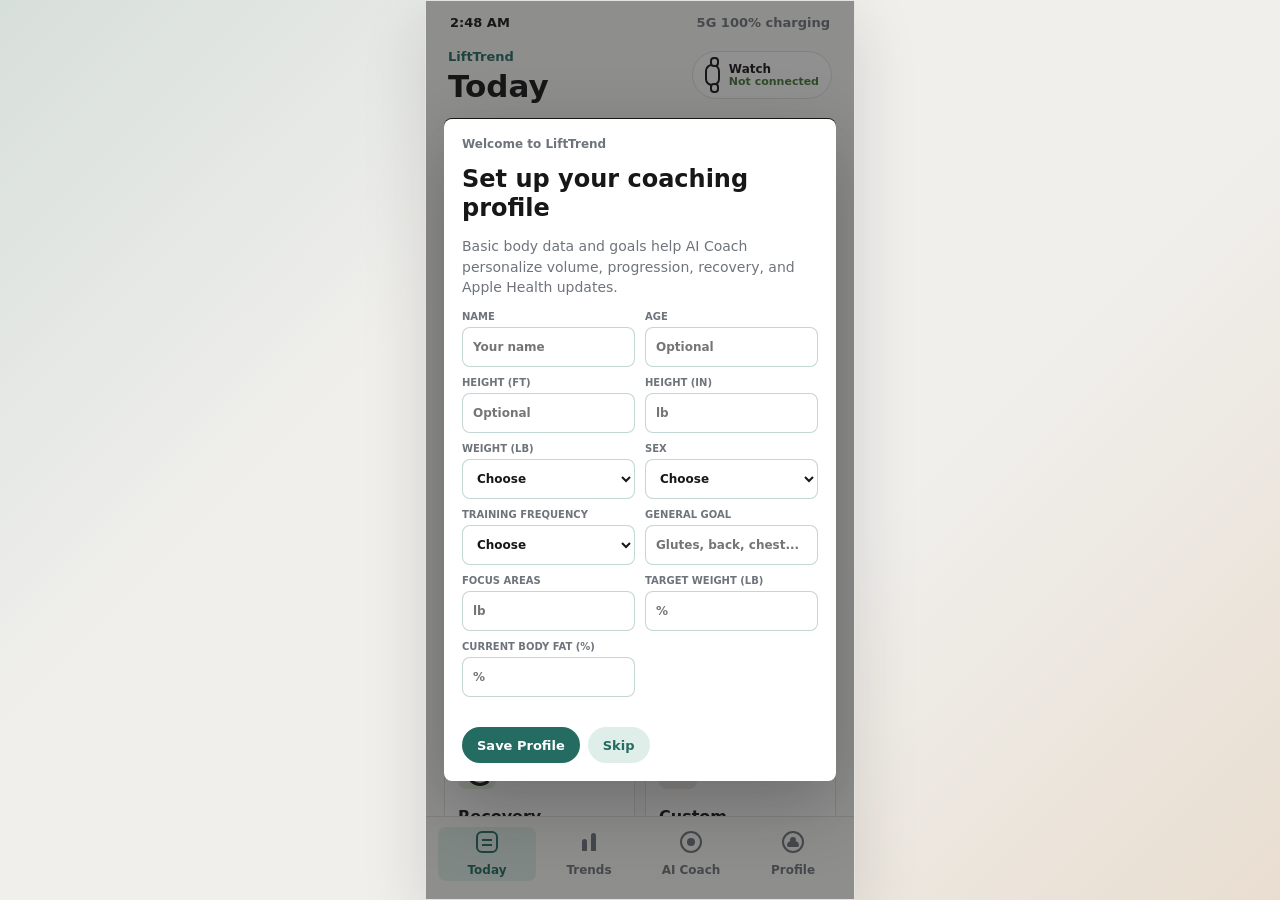
<file: outputs:prototype:index.html>
<!doctype html>
<html lang="en">
  <head>
    <meta charset="utf-8" />
    <meta name="viewport" content="width=device-width, initial-scale=1" />
    <meta http-equiv="Cache-Control" content="no-store" />
    <title>LiftTrend Prototype</title>
    <link rel="stylesheet" href="styles.css?v=20260728-profile-zh1" />
  </head>
  <body>
    <main class="phone-shell" aria-label="LiftTrend app prototype">
      <section class="status-bar" aria-label="Device status">
        <span data-status-time>9:41</span>
        <span class="status-icons"><span data-status-signal>LTE</span> <span data-status-battery>100%</span></span>
      </section>

      <header class="app-header">
        <div>
          <p class="eyebrow">LiftTrend</p>
          <h1 id="screen-title">Today</h1>
        </div>
        <button class="watch-button" type="button" aria-label="Apple Watch connected" data-open-health>
          <span class="watch-icon" aria-hidden="true"></span>
          <span>
            <strong>Watch</strong>
            <small>Connected</small>
          </span>
        </button>
      </header>

      <section class="onboarding" data-onboarding>
        <div class="onboarding-panel">
          <span class="metric-label">Welcome to LiftTrend</span>
          <h2>Set up your coaching profile</h2>
          <p>Basic body data and goals help AI Coach personalize volume, progression, recovery, and Apple Health updates.</p>
          <div class="onboarding-grid">
            <label><span>Name</span><input placeholder="Your name" data-onboard-name /></label>
            <label><span>Age</span><input placeholder="Optional" inputmode="numeric" data-onboard-age /></label>
            <label><span>Height</span><input placeholder="Optional" inputmode="decimal" data-onboard-height /></label>
            <label><span>Weight</span><input placeholder="Optional" inputmode="decimal" data-onboard-weight /></label>
            <label><span>Sex</span><select data-onboard-sex><option value="">Choose</option><option>Female</option><option>Male</option><option>Prefer not to say</option></select></label>
            <label><span>Training frequency</span><select data-onboard-frequency><option value="">Choose</option><option>3 days/week</option><option>4 days/week</option><option>5+ days/week</option></select></label>
            <label><span>General goal</span><select data-onboard-goal><option value="">Choose</option><option>Fat loss</option><option>Lean muscle</option><option>Bulk</option><option>Strength</option><option>General health</option></select></label>
            <label><span>Focus areas</span><input placeholder="Glutes, back, chest..." data-onboard-focus /></label>
            <label><span>Target weight</span><input placeholder="Optional" inputmode="decimal" data-onboard-target-weight /></label>
            <label><span>Current body fat</span><input placeholder="Optional" data-onboard-current-body-fat /></label>
            <label><span>Target body fat</span><input placeholder="Optional" data-onboard-body-fat /></label>
          </div>
          <div class="action-row">
            <button class="small-button" type="button" data-save-onboarding>Save Profile</button>
            <button class="ghost-button" type="button" data-skip-onboarding>Skip</button>
          </div>
        </div>
      </section>

      <section class="screen active" id="today-screen" aria-labelledby="today-tab">
        <section class="focus-start" data-focus-start>
          <div class="focus-hero">
            <span class="metric-label">Ready to train</span>
            <h2>Choose today's focus</h2>
            <p>Pick a body area and LiftTrend will load a suggested workout you can edit.</p>
            <button class="hero-link" type="button" data-open-standards>Saved Standards</button>
          </div>

          <div class="resume-panel" data-active-session-panel hidden>
            <div>
              <span class="metric-label">In-progress workout</span>
              <strong data-active-session-title>Resume workout</strong>
              <p data-active-session-copy>Your unsaved workout is available on this device.</p>
            </div>
            <div class="action-row">
              <button class="small-button" type="button" data-resume-active-workout>Resume</button>
              <button class="ghost-button" type="button" data-discard-active-workout>Discard</button>
            </div>
          </div>

          <div class="focus-grid">
            <button class="focus-card" type="button" data-workout="shoulder">
              <span class="option-icon shoulder-option" aria-hidden="true"></span>
              <strong>Shoulders</strong>
              <small>Strength and shape</small>
            </button>
            <button class="focus-card" type="button" data-workout="glute">
              <span class="option-icon glute-option" aria-hidden="true"></span>
              <strong>Glutes</strong>
              <small>Hip-dominant day</small>
            </button>
            <button class="focus-card" type="button" data-workout="back">
              <span class="option-icon upper-option" aria-hidden="true"></span>
              <strong>Back</strong>
              <small>Pull strength</small>
            </button>
            <button class="focus-card" type="button" data-workout="chest">
              <span class="option-icon chest-option" aria-hidden="true"></span>
              <strong>Chest</strong>
              <small>Press strength</small>
            </button>
            <button class="focus-card" type="button" data-workout="abs">
              <span class="option-icon abs-option" aria-hidden="true"></span>
              <strong>Abs</strong>
              <small>Core control</small>
            </button>
            <button class="focus-card" type="button" data-workout="arms">
              <span class="option-icon arms-option" aria-hidden="true"></span>
              <strong>Arms</strong>
              <small>Biceps and triceps</small>
            </button>
            <button class="focus-card" type="button" data-workout="recovery">
              <span class="option-icon recovery-option" aria-hidden="true"></span>
              <strong>Recovery</strong>
              <small>Full-body reset</small>
            </button>
            <button class="focus-card" type="button" data-workout="custom">
              <span class="option-icon custom-option" aria-hidden="true"></span>
              <strong>Custom</strong>
              <small>Start empty</small>
            </button>
          </div>
        </section>

        <section class="workout-session" data-workout-session hidden>
          <div class="record-panel">
            <div>
              <span class="metric-label">Current workout</span>
              <h2 data-workout-title>Glute Focus</h2>
              <p data-workout-status>Recording set 3 of Hip Thrust</p>
            </div>
            <div class="record-actions">
              <button class="secondary-action" type="button" data-open-workouts>Change Workout</button>
              <button class="secondary-action" type="button" data-save-standard>Save Standard</button>
              <button class="secondary-action" type="button" data-open-standards>Standards</button>
              <button class="finish-action" type="button" data-finish-workout>Finish Workout</button>
            </div>
          </div>

          <div class="watch-strip">
            <div>
              <span class="metric-label">Heart rate</span>
              <strong data-watch-heart-rate>128</strong>
              <span>bpm</span>
            </div>
            <div>
              <span class="metric-label">Active cal</span>
              <strong data-watch-calories>214</strong>
              <span data-energy-unit>kcal</span>
            </div>
            <div>
              <span class="metric-label">Time</span>
              <strong data-watch-time>42</strong>
              <span>min</span>
            </div>
          </div>

          <div class="section-heading">
            <h2 data-workout-heading>Glute Focus</h2>
            <span data-workout-count>3 of 5 exercises</span>
          </div>

          <div class="exercise-list" data-exercise-list></div>

          <button class="add-exercise-button" type="button" data-open-add-exercise>Add Exercise</button>
        </section>

        <section class="today-summary" data-today-summary hidden>
          <div class="summary-hero">
            <span class="metric-label">Workout complete</span>
            <h2 data-summary-title>Today's Summary</h2>
            <p data-summary-note>Nice work. Your set details are saved into today's recordings.</p>
          </div>
          <div class="summary-metrics">
            <div>
              <span class="metric-label">Active cal</span>
              <strong data-summary-calories>214</strong>
              <span data-energy-unit>kcal</span>
            </div>
            <div>
              <span class="metric-label">Time</span>
              <strong data-summary-time>42</strong>
              <span>min</span>
            </div>
            <div>
              <span class="metric-label">Exercises</span>
              <strong data-summary-exercise-count>0</strong>
              <span>logged</span>
            </div>
          </div>
          <div class="summary-trends-note" data-summary-trends-note>
            Trends updated: this workout is included in Week, Month, and Year views.
          </div>
          <div class="summary-list" data-summary-exercises></div>
          <div class="standard-save-panel">
            <label>
              <span class="metric-label">Save as standard</span>
              <input type="text" value="Workout Standard" data-summary-standard-name />
            </label>
            <button class="small-button" type="button" data-summary-save-standard>Save Standard</button>
          </div>
          <div class="action-row">
            <button class="small-button" type="button" data-summary-new-workout>Back to Today</button>
            <button class="ghost-button" type="button" data-screen-link="trends-screen">View Updated Trends</button>
          </div>
        </section>
      </section>

      <section class="workout-sheet" aria-label="Choose workout" data-workout-sheet hidden>
        <div class="sheet-scrim" data-close-workouts></div>
        <div class="sheet-panel" role="dialog" aria-modal="true" aria-labelledby="workout-sheet-title">
          <div class="sheet-handle" aria-hidden="true"></div>
          <div class="exercise-topline">
            <div>
              <p class="eyebrow">Today</p>
              <h2 id="workout-sheet-title">Choose workout</h2>
            </div>
            <button class="ghost-button" type="button" data-close-workouts>Close</button>
          </div>

          <div class="switch-warning" role="alertdialog" aria-live="assertive" data-workout-switch-warning hidden>
            <div>
              <span class="metric-label">Unsaved workout</span>
              <strong data-workout-switch-title>Keep your current workout?</strong>
              <p data-workout-switch-copy>Starting another workout will discard the sets you have not saved yet.</p>
            </div>
            <div class="action-row">
              <button class="ghost-button" type="button" data-keep-current-workout>Keep Current</button>
              <button class="danger-button" type="button" data-confirm-workout-switch>Discard & Switch</button>
            </div>
          </div>

          <div class="workout-options">
            <button class="workout-option" type="button" data-workout="shoulder">
              <span class="option-icon shoulder-option" aria-hidden="true"></span>
              <span>
                <strong>Shoulder Strength</strong>
                <small>Lateral raise · Shoulder press · Rear delt fly</small>
              </span>
            </button>
            <button class="workout-option" type="button" data-workout="glute">
              <span class="option-icon glute-option" aria-hidden="true"></span>
              <span>
                <strong>Glute Focus</strong>
                <small>Hip thrust · Cable kickback · Lateral raise</small>
              </span>
            </button>
            <button class="workout-option" type="button" data-workout="back">
              <span class="option-icon upper-option" aria-hidden="true"></span>
              <span>
                <strong>Back Focus</strong>
                <small>Lat pulldown · Row · Face pull</small>
              </span>
            </button>
            <button class="workout-option" type="button" data-workout="chest">
              <span class="option-icon chest-option" aria-hidden="true"></span>
              <span>
                <strong>Chest Focus</strong>
                <small>Chest press · Incline press · Cable fly</small>
              </span>
            </button>
            <button class="workout-option" type="button" data-workout="abs">
              <span class="option-icon abs-option" aria-hidden="true"></span>
              <span>
                <strong>Abs Focus</strong>
                <small>Dead bug · Cable crunch · Plank</small>
              </span>
            </button>
            <button class="workout-option" type="button" data-workout="arms">
              <span class="option-icon arms-option" aria-hidden="true"></span>
              <span>
                <strong>Arms Focus</strong>
                <small>Curl · Triceps pressdown · Hammer curl</small>
              </span>
            </button>
            <button class="workout-option" type="button" data-workout="recovery">
              <span class="option-icon recovery-option" aria-hidden="true"></span>
              <span>
                <strong>Recovery Flow</strong>
                <small>Mobility · Light pull · Core reset</small>
              </span>
            </button>
            <button class="workout-option custom" type="button" data-workout="custom">
              <span class="option-icon custom-option" aria-hidden="true"></span>
              <span>
                <strong>Build Custom Workout</strong>
                <small>Start empty and add exercises manually</small>
              </span>
            </button>
          </div>
        </div>
      </section>

      <section class="workout-sheet" aria-label="Add exercise" data-add-exercise-sheet hidden>
        <div class="sheet-scrim" data-close-add-exercise></div>
        <div class="sheet-panel" role="dialog" aria-modal="true" aria-labelledby="add-exercise-title">
          <div class="sheet-handle" aria-hidden="true"></div>
          <div class="exercise-topline">
            <div>
              <p class="eyebrow">Add to workout</p>
              <h2 id="add-exercise-title">Choose exercise</h2>
            </div>
            <button class="ghost-button" type="button" data-close-add-exercise>Close</button>
          </div>
          <label class="search-field">
            <span class="search-icon" aria-hidden="true"></span>
            <input type="search" placeholder="Search recorded exercises" aria-label="Search recorded exercises" data-exercise-search />
          </label>
          <div class="trend-options add-options">
            <button class="trend-option" type="button" data-add-exercise="Lat Pulldown" data-group="Back"><span>Back</span>Lat Pulldown</button>
            <button class="trend-option" type="button" data-add-exercise="Seated Row" data-group="Back"><span>Back</span>Seated Row</button>
            <button class="trend-option" type="button" data-add-exercise="Face Pull" data-group="Rear delts"><span>Rear delts</span>Face Pull</button>
            <button class="trend-option" type="button" data-add-exercise="Chest Press" data-group="Chest"><span>Chest</span>Chest Press</button>
            <button class="trend-option" type="button" data-add-exercise="Incline Dumbbell Press" data-group="Upper chest"><span>Upper chest</span>Incline Dumbbell Press</button>
            <button class="trend-option" type="button" data-add-exercise="Cable Fly" data-group="Chest"><span>Chest</span>Cable Fly</button>
            <button class="trend-option" type="button" data-add-exercise="Lateral Raise" data-group="Side delts"><span>Side delts</span>Lateral Raise</button>
            <button class="trend-option" type="button" data-add-exercise="Dumbbell Shoulder Press" data-group="Shoulders"><span>Shoulders</span>Dumbbell Shoulder Press</button>
            <button class="trend-option" type="button" data-add-exercise="Rear Delt Fly" data-group="Rear delts"><span>Rear delts</span>Rear Delt Fly</button>
            <button class="trend-option" type="button" data-add-exercise="Hip Thrust" data-group="Glutes"><span>Glutes</span>Hip Thrust</button>
            <button class="trend-option" type="button" data-add-exercise="Cable Kickback" data-group="Glutes"><span>Glutes</span>Cable Kickback</button>
            <button class="trend-option" type="button" data-add-exercise="Romanian Deadlift" data-group="Hamstrings"><span>Hamstrings</span>Romanian Deadlift</button>
            <button class="trend-option" type="button" data-add-exercise="Goblet Squat" data-group="Quads"><span>Quads</span>Goblet Squat</button>
            <button class="trend-option" type="button" data-add-exercise="Dumbbell Curl" data-group="Arms"><span>Arms</span>Dumbbell Curl</button>
            <button class="trend-option" type="button" data-add-exercise="Triceps Pressdown" data-group="Arms"><span>Arms</span>Triceps Pressdown</button>
            <button class="trend-option" type="button" data-add-exercise="Hammer Curl" data-group="Arms"><span>Arms</span>Hammer Curl</button>
            <button class="trend-option" type="button" data-add-exercise="Cable Crunch" data-group="Abs"><span>Abs</span>Cable Crunch</button>
            <button class="trend-option" type="button" data-add-exercise="Dead Bug" data-group="Abs"><span>Abs</span>Dead Bug</button>
            <button class="trend-option" type="button" data-add-exercise="Plank" data-group="Abs"><span>Abs</span>Plank</button>
            <button class="trend-option custom" type="button" data-add-exercise="Custom Exercise" data-group="Custom"><span>Custom</span>Custom Exercise</button>
          </div>
        </div>
      </section>

      <section class="workout-sheet" aria-label="Saved standard workouts" data-standards-sheet hidden>
        <div class="sheet-scrim" data-close-standards></div>
        <div class="sheet-panel" role="dialog" aria-modal="true" aria-labelledby="standards-title">
          <div class="sheet-handle" aria-hidden="true"></div>
          <div class="exercise-topline">
            <div>
              <p class="eyebrow">Reusable workouts</p>
              <h2 id="standards-title">Saved Standards</h2>
            </div>
            <button class="ghost-button" type="button" data-close-standards>Close</button>
          </div>
          <label class="standard-search">
            <span>Find standard</span>
            <input type="search" placeholder="Search standards or exercises" aria-label="Search saved standards or exercises" data-standards-search />
          </label>
          <div class="trend-options" data-standards-list></div>
        </div>
      </section>

      <template id="glute-template">
        <article class="exercise-card current">
          <div class="exercise-topline">
            <div>
              <h3>Hip Thrust</h3>
              <p>Last time 135 lb · 4 x 10</p>
            </div>
            <div class="exercise-actions"><button class="small-button" type="button" data-finish-set>Finish Set</button><button class="outline-button" type="button" data-finish-exercise>Finish Exercise</button></div>
          </div>
          <div class="set-grid" aria-label="Hip thrust sets">
            <div class="set-row complete"><span>1</span><strong>135 lb</strong><strong>10 reps</strong><span>RPE 7</span></div>
            <div class="set-row complete"><span>2</span><strong>135 lb</strong><strong>10 reps</strong><span>RPE 8</span></div>
            <div class="set-row active-set"><span>3</span><label><span>Weight</span><input value="135" inputmode="decimal" aria-label="Weight" /></label><label><span>Reps</span><input value="10" inputmode="numeric" aria-label="Reps" /></label><label><span>RPE</span><input value="8" inputmode="decimal" aria-label="RPE" /></label></div>
          </div>
        </article>
        <article class="exercise-card">
          <div class="exercise-topline">
            <div><h3>Cable Kickback</h3><p>Next · target 3 x 12</p></div>
            <span class="pill">Glutes</span>
          </div>
        </article>
        <article class="exercise-card">
          <div class="exercise-topline">
            <div><h3>Lateral Raise</h3><p>Suggested upgrade: 10 lb · 3 x 10</p></div>
            <span class="pill amber">AI</span>
          </div>
        </article>
      </template>

      <template id="shoulder-template">
        <article class="exercise-card current">
          <div class="exercise-topline">
            <div><h3>Lateral Raise</h3><p>Last time 7.5 lb · 4 x 15</p></div>
            <div class="exercise-actions"><button class="small-button" type="button" data-finish-set>Finish Set</button><button class="outline-button" type="button" data-finish-exercise>Finish Exercise</button></div>
          </div>
          <div class="set-grid" aria-label="Lateral raise sets">
            <div class="set-row complete"><span>1</span><strong>10 lb</strong><strong>10 reps</strong><span>RPE 7</span></div>
            <div class="set-row active-set"><span>2</span><label><span>Weight</span><input value="10" inputmode="decimal" aria-label="Weight" /></label><label><span>Reps</span><input value="10" inputmode="numeric" aria-label="Reps" /></label><label><span>RPE</span><input value="8" inputmode="decimal" aria-label="RPE" /></label></div>
          </div>
        </article>
        <article class="exercise-card">
          <div class="exercise-topline">
            <div><h3>Dumbbell Shoulder Press</h3><p>Next · target 3 x 8</p></div>
            <span class="pill amber">Shoulders</span>
          </div>
        </article>
        <article class="exercise-card">
          <div class="exercise-topline">
            <div><h3>Rear Delt Fly</h3><p>Next · target 3 x 12</p></div>
            <span class="pill">Upper</span>
          </div>
        </article>
      </template>

      <template id="back-template">
        <article class="exercise-card current">
          <div class="exercise-topline">
            <div><h3>Lat Pulldown</h3><p>Last time 70 lb · 3 x 10</p></div>
            <div class="exercise-actions"><button class="small-button" type="button" data-finish-set>Finish Set</button><button class="outline-button" type="button" data-finish-exercise>Finish Exercise</button></div>
          </div>
          <div class="set-grid" aria-label="Lat pulldown sets">
            <div class="set-row active-set"><span>1</span><label><span>Weight</span><input value="70" inputmode="decimal" aria-label="Weight" /></label><label><span>Reps</span><input value="10" inputmode="numeric" aria-label="Reps" /></label><label><span>RPE</span><input value="7" inputmode="decimal" aria-label="RPE" /></label></div>
          </div>
        </article>
        <article class="exercise-card">
          <div class="exercise-topline">
            <div><h3>Seated Row</h3><p>Next · target 3 x 10</p></div>
            <span class="pill">Back</span>
          </div>
        </article>
        <article class="exercise-card">
          <div class="exercise-topline">
            <div><h3>Face Pull</h3><p>Next · target 3 x 15</p></div>
            <span class="pill amber">Rear delt</span>
          </div>
        </article>
      </template>

      <template id="chest-template">
        <article class="exercise-card current">
          <div class="exercise-topline">
            <div><h3>Chest Press</h3><p>Last time 45 lb · 3 x 10</p></div>
            <div class="exercise-actions"><button class="small-button" type="button" data-finish-set>Finish Set</button><button class="outline-button" type="button" data-finish-exercise>Finish Exercise</button></div>
          </div>
          <div class="set-grid" aria-label="Chest press sets">
            <div class="set-row complete"><span>1</span><strong>45 lb</strong><strong>10 reps</strong><span>RPE 7</span></div>
            <div class="set-row active-set"><span>2</span><label><span>Weight</span><input value="45" inputmode="decimal" aria-label="Weight" /></label><label><span>Reps</span><input value="10" inputmode="numeric" aria-label="Reps" /></label><label><span>RPE</span><input value="8" inputmode="decimal" aria-label="RPE" /></label></div>
          </div>
        </article>
        <article class="exercise-card">
          <div class="exercise-topline">
            <div><h3>Incline Dumbbell Press</h3><p>Next · target 3 x 8</p></div>
            <span class="pill coral">Chest</span>
          </div>
        </article>
        <article class="exercise-card">
          <div class="exercise-topline">
            <div><h3>Cable Fly</h3><p>Next · target 3 x 12</p></div>
            <span class="pill">Accessory</span>
          </div>
        </article>
      </template>

      <template id="abs-template">
        <article class="exercise-card current">
          <div class="exercise-topline">
            <div><h3>Cable Crunch</h3><p>Standard 30 lb · 3 x 12</p></div>
            <div class="exercise-actions"><button class="small-button" type="button" data-finish-set>Finish Set</button><button class="outline-button" type="button" data-finish-exercise>Finish Exercise</button></div>
          </div>
          <div class="set-grid" aria-label="Cable crunch sets">
            <div class="set-row active-set"><span>1</span><label><span>Weight</span><input value="30" inputmode="decimal" aria-label="Weight" /></label><label><span>Reps</span><input value="12" inputmode="numeric" aria-label="Reps" /></label><label><span>RPE</span><input value="7" inputmode="decimal" aria-label="RPE" /></label></div>
          </div>
        </article>
        <article class="exercise-card"><div class="exercise-topline"><div><h3>Dead Bug</h3><p>Next · target 3 x 10/side</p></div><span class="pill">Core</span></div></article>
        <article class="exercise-card"><div class="exercise-topline"><div><h3>Plank</h3><p>Next · target 3 x 45 sec</p></div><span class="pill">Core</span></div></article>
      </template>

      <template id="arms-template">
        <article class="exercise-card current">
          <div class="exercise-topline">
            <div><h3>Dumbbell Curl</h3><p>Standard 15 lb · 3 x 10</p></div>
            <div class="exercise-actions"><button class="small-button" type="button" data-finish-set>Finish Set</button><button class="outline-button" type="button" data-finish-exercise>Finish Exercise</button></div>
          </div>
          <div class="set-grid" aria-label="Dumbbell curl sets">
            <div class="set-row active-set"><span>1</span><label><span>Weight</span><input value="15" inputmode="decimal" aria-label="Weight" /></label><label><span>Reps</span><input value="10" inputmode="numeric" aria-label="Reps" /></label><label><span>RPE</span><input value="7" inputmode="decimal" aria-label="RPE" /></label></div>
          </div>
        </article>
        <article class="exercise-card"><div class="exercise-topline"><div><h3>Triceps Pressdown</h3><p>Next · target 3 x 12</p></div><span class="pill coral">Arms</span></div></article>
        <article class="exercise-card"><div class="exercise-topline"><div><h3>Hammer Curl</h3><p>Next · target 2 x 12</p></div><span class="pill">Accessory</span></div></article>
      </template>

      <template id="recovery-template">
        <article class="exercise-card current">
          <div class="exercise-topline">
            <div><h3>Mobility Flow</h3><p>Standard bodyweight · 10 min</p></div>
            <div class="exercise-actions"><button class="small-button" type="button" data-finish-set>Finish Set</button><button class="outline-button" type="button" data-finish-exercise>Finish Exercise</button></div>
          </div>
          <div class="set-grid" aria-label="Mobility flow block">
            <div class="set-row active-set"><span>1</span><label><span>Duration</span><input value="10 min" inputmode="decimal" aria-label="Duration" data-set-field="duration" /></label><label><span>Distance (m)</span><input value="" inputmode="decimal" aria-label="Distance" data-set-field="distance" /></label><label><span>RPE</span><input value="4" inputmode="decimal" aria-label="RPE" data-set-field="rpe" /></label></div>
          </div>
        </article>
        <article class="exercise-card"><div class="exercise-topline"><div><h3>Light Lat Pulldown</h3><p>Next · target 2 x 15</p></div><span class="pill green">Recovery</span></div></article>
        <article class="exercise-card"><div class="exercise-topline"><div><h3>Dead Bug</h3><p>Next · target 2 x 8/side</p></div><span class="pill">Core</span></div></article>
      </template>

      <template id="custom-template">
        <article class="empty-workout">
          <h3>No exercises yet</h3>
          <p>Use Add Exercise below to choose a recorded movement or create a custom one.</p>
        </article>
      </template>

      <section class="screen" id="trends-screen" aria-labelledby="trends-tab">
        <div class="segmented" role="tablist" aria-label="Trend range">
          <button class="selected" type="button" data-trend-range="week">Week</button>
          <button type="button" data-trend-range="month">Month</button>
          <button type="button" data-trend-range="year">Year</button>
        </div>

        <div class="trends-freshness" data-trends-freshness>
          Latest saved workout is included in these trends.
        </div>

        <div class="trend-summary">
          <div>
            <span class="metric-label">Total calories</span>
            <strong data-trend-calories>1,420</strong>
            <span class="positive" data-trend-calories-subtitle>+9% vs last week</span>
          </div>
          <div>
            <span class="metric-label">Training time</span>
            <strong data-trend-time>3h 48m</strong>
            <span data-trend-time-subtitle>5 workouts</span>
          </div>
          <div>
            <span class="metric-label">Workouts</span>
            <strong data-trend-workouts>5</strong>
            <span data-trend-workouts-subtitle>+1 vs last week</span>
          </div>
        </div>

        <div class="chart-panel body-metrics-panel" data-body-metrics-panel>
          <div class="section-heading compact">
            <h2>Body Metrics</h2>
          </div>
          <div class="body-metric-grid" data-body-metric-grid></div>
        </div>

        <div class="chart-panel">
          <div class="section-heading compact">
            <h2>Session Mix</h2>
            <span>by workout focus</span>
          </div>
          <p class="chart-note">Distribution check for whether this period matches your intended split.</p>
          <div class="bar-row" data-muscle-row="chest">
            <span>Chest</span>
            <div class="bar-track"><div class="bar chest" style="width: 72%"></div></div>
            <strong>2x</strong>
          </div>
          <div class="bar-row" data-muscle-row="shoulders">
            <span>Shoulders</span>
            <div class="bar-track"><div class="bar shoulder" style="width: 42%"></div></div>
            <strong>1x</strong>
          </div>
          <div class="bar-row" data-muscle-row="back">
            <span>Back</span>
            <div class="bar-track"><div class="bar back" style="width: 46%"></div></div>
            <strong>1x</strong>
          </div>
          <div class="bar-row" data-muscle-row="glutes">
            <span>Glutes/Legs</span>
            <div class="bar-track"><div class="bar glute" style="width: 64%"></div></div>
            <strong>1x</strong>
          </div>
          <div class="insight-card">
            <strong>Readout</strong>
            <span data-muscle-readout>This week: 2 chest, 1 shoulder, 1 back, 1 glute/leg.</span>
          </div>
          <div class="ai-readout">
            <span class="pill amber">AI suggestion</span>
            <p data-muscle-ai-readout>Based on your week Session Mix, glutes/legs are underrepresented for your glute-growth goal. I’d add one glute-focused workout next, then use Exercise Trends to check hip thrust or kickback volume.</p>
          </div>
        </div>

        <div class="chart-panel exercise-trends-panel">
          <div class="section-heading compact">
            <h2 data-exercise-trend-title>Hip Thrust</h2>
            <span data-exercise-trend-metric>4-week volume</span>
          </div>
          <div class="exercise-picker" aria-label="Exercise trend picker">
            <div class="trend-chip selected" data-trend-chip="hipThrust"><button type="button" data-exercise-trend="hipThrust"><span>Hip Thrust</span><small>volume</small></button><button class="remove-trend" type="button" data-remove-trend="hipThrust" aria-label="Hide Hip Thrust">×</button></div>
            <div class="trend-chip" data-trend-chip="rowErg"><button type="button" data-exercise-trend="rowErg"><span>Row Erg</span><small>distance</small></button><button class="remove-trend" type="button" data-remove-trend="rowErg" aria-label="Hide Row Erg">×</button></div>
            <div class="trend-chip" data-trend-chip="treadmillWalk"><button type="button" data-exercise-trend="treadmillWalk"><span>Treadmill Walk</span><small>distance</small></button><button class="remove-trend" type="button" data-remove-trend="treadmillWalk" aria-label="Hide Treadmill Walk">×</button></div>
            <div class="trend-chip" data-trend-chip="foamRolling"><button type="button" data-exercise-trend="foamRolling"><span>Foam Rolling</span><small>time</small></button><button class="remove-trend" type="button" data-remove-trend="foamRolling" aria-label="Hide Foam Rolling">×</button></div>
            <button class="add-trend-button" type="button" data-open-trend-manager>Replace selected</button>
          </div>
          <div class="line-chart" aria-label="Hip Thrust volume trend chart" data-exercise-chart>
            <span style="height: 48%"></span>
            <span style="height: 56%"></span>
            <span style="height: 64%"></span>
            <span style="height: 72%"></span>
          </div>
          <div class="chart-labels">
            <span>W1</span>
            <span>W2</span>
            <span>W3</span>
            <span>W4</span>
          </div>
          <p class="chart-note" data-exercise-trend-note>Best used within one exercise: this shows whether hip thrust work is progressing without comparing it to unrelated lifts.</p>
        </div>
      </section>

      <section class="workout-sheet" aria-label="Manage exercise trends" data-trend-manager hidden>
        <div class="sheet-scrim" data-close-trend-manager></div>
        <div class="sheet-panel" role="dialog" aria-modal="true" aria-labelledby="trend-manager-title">
          <div class="sheet-handle" aria-hidden="true"></div>
          <div class="exercise-topline">
            <div>
              <p class="eyebrow">Recorded exercises only</p>
              <h2 id="trend-manager-title">Choose trend</h2>
            </div>
            <button class="ghost-button" type="button" data-close-trend-manager>Close</button>
          </div>
          <p class="sheet-note" data-trend-manager-note>Four trends are pinned. Pick one below to replace the selected chart.</p>
          <div class="trend-options" data-trend-options></div>
        </div>
      </section>

      <div class="toast" data-toast hidden>Saved as standard workout</div>

      <section class="screen" id="coach-screen" aria-labelledby="coach-tab">
        <section class="coach-engine" data-coach-engine>
          <div>
            <span class="metric-label">AI Coach</span>
            <h2 data-coach-engine-title>Ready to check your plan</h2>
            <p data-coach-engine-copy>Analyze your latest workouts and Apple Watch signals to get suggestions matched to your current goal.</p>
          </div>
          <div class="coach-engine-actions">
            <button class="small-button" type="button" data-run-ai-coach>Analyze latest data</button>
            <button class="ghost-button" type="button" data-show-later-coach hidden>Show later suggestions</button>
          </div>
          <div class="coach-signals" data-coach-signals hidden></div>
          <details class="coach-data-scope" data-coach-data-scope hidden></details>
        </section>

        <div data-coach-card-list></div>
      </section>

      <section class="screen" id="profile-screen" aria-labelledby="profile-tab">
        <div data-profile-home>
        <section class="profile-card">
          <div class="profile-head">
            <div class="avatar" aria-hidden="true">Q</div>
            <div>
              <span class="metric-label">Profile</span>
              <h2 data-profile-name>Set up profile</h2>
              <p data-profile-subtitle>Choose your goals and connect health data</p>
            </div>
          </div>
          <div class="profile-stats">
            <div><strong data-profile-recording-count>58</strong><span>recordings</span></div>
            <div><strong data-profile-active-calories>12.4k</strong><span>active <span data-energy-unit>kcal</span></span></div>
            <div><strong data-profile-training-time>31h</strong><span>training time</span></div>
          </div>
        </section>

        <section class="profile-section">
          <div class="section-heading compact">
            <h2>Personal</h2>
            <span>Body data and coaching profile</span>
          </div>
          <button class="profile-row" type="button" data-profile-detail="personal">
            <span>Personal info</span>
            <strong data-profile-personal-summary>Not set</strong>
          </button>
        </section>

        <section class="profile-section">
          <div class="section-heading compact">
            <h2>Data</h2>
            <span>Personal records and exports</span>
          </div>
          <button class="profile-row" type="button" data-profile-detail="recordings">
            <span>Previous recordings</span>
            <strong>View history</strong>
          </button>
          <button class="profile-row" type="button" data-profile-detail="health">
            <span>Apple Health data</span>
            <strong>Connected</strong>
          </button>
          <button class="profile-row" type="button" data-profile-detail="exercises">
            <span>Exercise database</span>
            <strong>Recorded only</strong>
          </button>
          <button class="profile-row" type="button" data-profile-detail="testing">
            <span>Tester feedback</span>
            <strong>Export / copy</strong>
          </button>
        </section>

        <section class="profile-section">
          <div class="section-heading compact">
            <h2>Saved Standards</h2>
            <span>Reusable workout templates</span>
          </div>
          <button class="profile-row" type="button" data-profile-detail="standards">
            <span>Manage standard workouts</span>
            <strong>View / edit / delete</strong>
          </button>
        </section>

        <section class="profile-section">
          <div class="section-heading compact">
            <h2>Settings</h2>
            <span>App preferences</span>
          </div>
          <button class="profile-row" type="button" data-profile-detail="language">
            <span>Language</span>
            <strong>English</strong>
          </button>
          <button class="profile-row" type="button" data-profile-detail="units">
            <span>Units</span>
            <strong>lb / kcal</strong>
          </button>
          <button class="profile-row" type="button" data-profile-detail="goals">
            <span>Goals</span>
            <strong>Strength trend</strong>
          </button>
        </section>
        </div>

        <section class="profile-detail" data-profile-detail-panel hidden>
          <button class="ghost-button back-button" type="button" data-profile-back>Back to Profile</button>
          <div class="profile-detail-hero">
            <span class="metric-label">Profile</span>
            <h2 data-profile-detail-title>Previous recordings</h2>
            <p data-profile-detail-copy>Review past workout data and update what LiftTrend should track.</p>
          </div>
          <div class="profile-detail-body" data-profile-detail-body></div>
        </section>
      </section>

      <nav class="bottom-nav" aria-label="Primary navigation">
        <button class="nav-item active" id="today-tab" type="button" data-screen="today-screen">
          <span class="nav-icon today-icon" aria-hidden="true"></span>
          <span>Today</span>
        </button>
        <button class="nav-item" id="trends-tab" type="button" data-screen="trends-screen">
          <span class="nav-icon trends-icon" aria-hidden="true"></span>
          <span>Trends</span>
        </button>
        <button class="nav-item" id="coach-tab" type="button" data-screen="coach-screen">
          <span class="nav-icon coach-icon" aria-hidden="true"></span>
          <span>AI Coach</span>
        </button>
        <button class="nav-item" id="profile-tab" type="button" data-screen="profile-screen">
          <span class="nav-icon profile-icon" aria-hidden="true"></span>
          <span>Profile</span>
        </button>
      </nav>
    </main>

    <script src="domain.js?v=20260728-profile-zh1"></script>
    <script src="app.js?v=20260728-profile-zh1"></script>
  </body>
</html>
</file>
<file: styles.css>
:root {
  color-scheme: light;
  --ink: #171717;
  --muted: #6f747c;
  --line: #e3e0dc;
  --paper: #fbfaf8;
  --panel: #ffffff;
  --accent: #246b61;
  --accent-soft: #dfeee9;
  --amber: #b45f06;
  --amber-soft: #f8e2bd;
  --coral: #b74435;
  --coral-soft: #f6ddd8;
  --green: #427a35;
  --green-soft: #dcecd6;
  --blue: #3e6f9d;
  --shadow: 0 20px 60px rgba(32, 29, 24, 0.14);
}

* {
  box-sizing: border-box;
}

body {
  margin: 0;
  min-height: 100vh;
  display: grid;
  place-items: center;
  background:
    linear-gradient(135deg, rgba(36, 107, 97, 0.12), transparent 34%),
    linear-gradient(315deg, rgba(180, 95, 6, 0.12), transparent 36%),
    #f0efec;
  color: var(--ink);
  font-family: Inter, ui-sans-serif, system-ui, -apple-system, BlinkMacSystemFont, "Segoe UI", sans-serif;
}

button,
input {
  font: inherit;
}

button {
  cursor: pointer;
}

button:focus-visible,
input:focus-visible {
  outline: 3px solid rgba(36, 107, 97, 0.22);
  outline-offset: 2px;
}

.phone-shell {
  width: min(100vw, 430px);
  height: min(100vh, 920px);
  display: grid;
  grid-template-rows: auto auto 1fr auto;
  background: var(--paper);
  border: 1px solid rgba(23, 23, 23, 0.1);
  box-shadow: var(--shadow);
  overflow: hidden;
  position: relative;
}

.onboarding {
  position: absolute;
  inset: 0;
  z-index: 40;
  display: grid;
  place-items: center;
  padding: 18px;
  background: rgba(23, 23, 23, 0.48);
}

.onboarding[hidden] {
  display: none;
}

.onboarding-panel {
  max-height: calc(100vh - 56px);
  overflow: auto;
  display: grid;
  gap: 14px;
  padding: 18px;
  border-radius: 8px;
  background: white;
  box-shadow: 0 24px 70px rgba(23, 23, 23, 0.28);
}

.onboarding-panel h2 {
  font-size: 24px;
}

.onboarding-panel p {
  color: var(--muted);
  font-size: 14px;
}

.onboarding-grid {
  display: grid;
  grid-template-columns: repeat(2, minmax(0, 1fr));
  gap: 10px;
}

.onboarding-grid label {
  display: grid;
  gap: 5px;
  color: var(--muted);
  font-size: 12px;
  font-weight: 800;
}

.onboarding-grid input,
.onboarding-grid select {
  min-height: 40px;
  min-width: 0;
  padding: 0 10px;
  border: 1px solid rgba(36, 107, 97, 0.28);
  border-radius: 8px;
  background: white;
  color: var(--ink);
  font: inherit;
  font-weight: 800;
}

.status-bar {
  display: flex;
  justify-content: space-between;
  padding: 14px 24px 8px;
  font-size: 13px;
  font-weight: 700;
}

.status-icons {
  color: var(--muted);
}

.app-header {
  display: flex;
  align-items: center;
  justify-content: space-between;
  padding: 10px 22px 16px;
}

.eyebrow {
  margin: 0 0 3px;
  color: var(--accent);
  font-size: 13px;
  font-weight: 800;
}

h1,
h2,
h3,
p {
  margin: 0;
}

h1 {
  font-size: 31px;
  line-height: 1.05;
  letter-spacing: 0;
}

h2 {
  font-size: 18px;
  line-height: 1.2;
}

h3 {
  font-size: 17px;
  line-height: 1.2;
}

p {
  color: var(--muted);
  line-height: 1.45;
}

.watch-button {
  min-width: 122px;
  height: 48px;
  border: 1px solid var(--line);
  border-radius: 24px;
  padding: 0 12px;
  background: var(--panel);
  display: flex;
  align-items: center;
  gap: 9px;
  color: var(--ink);
}

.watch-button span:last-child {
  display: grid;
  gap: 1px;
  text-align: left;
}

.watch-button strong {
  font-size: 12px;
  line-height: 1;
}

.watch-button small {
  color: var(--green);
  font-size: 11px;
  font-weight: 800;
  line-height: 1;
}

.watch-icon {
  flex: 0 0 auto;
  width: 15px;
  height: 22px;
  border: 2px solid currentColor;
  border-radius: 7px;
  position: relative;
}

.watch-icon::before,
.watch-icon::after {
  content: "";
  position: absolute;
  left: 3px;
  width: 5px;
  height: 6px;
  border: 2px solid currentColor;
  border-radius: 4px;
  background: var(--panel);
}

.watch-icon::before {
  top: -9px;
}

.watch-icon::after {
  bottom: -9px;
}

.screen {
  display: none;
  overflow-y: auto;
  padding: 0 18px 20px;
}

.screen.active {
  display: block;
}

.focus-start {
  display: grid;
  gap: 14px;
}

.focus-start[hidden] {
  display: none;
}

.focus-hero {
  padding: 18px;
  border-radius: 8px;
  background: var(--ink);
  color: white;
}

.focus-hero .metric-label,
.focus-hero p {
  color: rgba(255, 255, 255, 0.68);
}

.focus-hero h2 {
  margin-top: 5px;
  color: white;
  font-size: 25px;
}

.focus-hero p {
  margin-top: 8px;
  font-size: 14px;
}

.hero-link {
  min-height: 38px;
  margin-top: 14px;
  border: 1px solid rgba(255, 255, 255, 0.34);
  border-radius: 19px;
  padding: 0 14px;
  background: transparent;
  color: white;
  font-size: 13px;
  font-weight: 850;
}

.focus-grid {
  display: grid;
  grid-template-columns: repeat(2, minmax(0, 1fr));
  gap: 10px;
}

.focus-card {
  min-height: 128px;
  display: flex;
  flex-direction: column;
  align-items: flex-start;
  justify-content: space-between;
  border: 1px solid var(--line);
  border-radius: 8px;
  padding: 13px;
  background: var(--panel);
  color: var(--ink);
  text-align: left;
}

.focus-card strong,
.focus-card small {
  display: block;
}

.focus-card strong {
  margin-top: 12px;
  font-size: 16px;
}

.focus-card small {
  margin-top: 4px;
  color: var(--muted);
  font-size: 12px;
  font-weight: 750;
}

.workout-session[hidden] {
  display: none;
}

.record-panel {
  display: grid;
  grid-template-columns: 1fr auto;
  gap: 14px;
  align-items: center;
  margin-bottom: 12px;
  padding: 16px;
  border-radius: 8px;
  background: var(--ink);
  color: white;
}

.record-panel .metric-label,
.record-panel p {
  color: rgba(255, 255, 255, 0.68);
}

.record-panel h2 {
  margin-top: 4px;
  color: white;
  font-size: 22px;
}

.record-panel p {
  margin-top: 4px;
  font-size: 13px;
}

.record-actions {
  display: grid;
  gap: 8px;
  min-width: 122px;
}

.primary-action,
.secondary-action,
.finish-action {
  min-height: 40px;
  border-radius: 20px;
  padding: 0 14px;
  border: 1px solid transparent;
  font-size: 13px;
  font-weight: 850;
}

.primary-action {
  color: var(--ink);
  background: white;
}

.secondary-action {
  color: white;
  background: transparent;
  border-color: rgba(255, 255, 255, 0.38);
}

.finish-action {
  color: white;
  background: var(--coral);
}

.start-exercise-button {
  min-height: 34px;
  padding: 0 12px;
  white-space: nowrap;
}

.add-exercise-button {
  width: 100%;
  min-height: 46px;
  margin: 2px 0 12px;
  border: 1px dashed rgba(36, 107, 97, 0.42);
  border-radius: 8px;
  background: var(--accent-soft);
  color: var(--accent);
  font-weight: 850;
}

.empty-workout {
  display: grid;
  gap: 10px;
  margin-bottom: 10px;
  padding: 18px;
  border: 1px dashed rgba(36, 107, 97, 0.42);
  border-radius: 8px;
  background: var(--accent-soft);
}

.empty-workout p {
  font-size: 14px;
}

.workout-sheet {
  position: absolute;
  inset: 0;
  z-index: 10;
  display: grid;
  align-items: end;
}

.workout-sheet[hidden] {
  display: none;
}

.sheet-scrim {
  position: absolute;
  inset: 0;
  background: rgba(23, 23, 23, 0.38);
}

.sheet-panel {
  position: relative;
  z-index: 1;
  margin: 0;
  padding: 10px 16px 18px;
  max-height: 86%;
  overflow-y: auto;
  border-radius: 18px 18px 0 0;
  background: var(--paper);
  border: 1px solid var(--line);
  box-shadow: 0 -18px 52px rgba(23, 23, 23, 0.18);
  -webkit-overflow-scrolling: touch;
}

.sheet-handle {
  width: 46px;
  height: 5px;
  margin: 0 auto 14px;
  border-radius: 999px;
  background: #d1ccc5;
}

.workout-options {
  display: grid;
  gap: 9px;
  margin-top: 16px;
}

.workout-option {
  width: 100%;
  min-height: 66px;
  display: grid;
  grid-template-columns: 42px 1fr;
  align-items: center;
  gap: 11px;
  border: 1px solid var(--line);
  border-radius: 8px;
  padding: 10px;
  background: var(--panel);
  color: var(--ink);
  text-align: left;
}

.workout-option > span:last-child {
  min-width: 0;
}

.workout-option.selected {
  border-color: rgba(36, 107, 97, 0.42);
  background: var(--accent-soft);
}

.workout-option strong,
.workout-option small {
  display: block;
}

.workout-option strong {
  font-size: 15px;
}

.workout-option small {
  margin-top: 3px;
  color: var(--muted);
  font-size: 12px;
  font-weight: 700;
  line-height: 1.3;
}

.option-icon {
  width: 38px;
  height: 38px;
  display: block;
  overflow: hidden;
  border-radius: 8px;
  position: relative;
}

.shoulder-option {
  background: var(--amber-soft);
}

.glute-option {
  background: var(--accent-soft);
}

.upper-option {
  background: #dce8f3;
}

.chest-option {
  background: var(--coral-soft);
}

.abs-option {
  background: #eee6f3;
}

.arms-option {
  background: #f3e6df;
}

.recovery-option {
  background: #e5f0dc;
}

.custom-option {
  background: #eeeae5;
}

.option-icon::before,
.option-icon::after {
  content: "";
  position: absolute;
  background: currentColor;
  color: var(--ink);
}

.shoulder-option::before {
  width: 22px;
  height: 6px;
  left: 8px;
  top: 16px;
  border-radius: 3px;
}

.shoulder-option::after {
  width: 6px;
  height: 22px;
  left: 16px;
  top: 8px;
  border-radius: 3px;
}

.glute-option::before {
  width: 20px;
  height: 18px;
  left: 9px;
  top: 10px;
  border-radius: 12px 12px 8px 8px;
}

.upper-option::before {
  width: 20px;
  height: 18px;
  left: 9px;
  top: 10px;
  border: 3px solid currentColor;
  border-top: 0;
  border-radius: 0 0 10px 10px;
  background: transparent;
}

.chest-option::before {
  width: 20px;
  height: 14px;
  left: 9px;
  top: 12px;
  border: 3px solid currentColor;
  border-radius: 8px 8px 3px 3px;
  background: transparent;
}

.chest-option::after {
  width: 22px;
  height: 3px;
  left: 8px;
  top: 27px;
  border-radius: 2px;
}

.abs-option::before {
  width: 18px;
  height: 22px;
  left: 10px;
  top: 8px;
  border: 3px solid currentColor;
  border-radius: 10px;
  background: transparent;
}

.abs-option::after {
  width: 3px;
  height: 20px;
  left: 18px;
  top: 10px;
  border-radius: 2px;
}

.arms-option::before {
  width: 21px;
  height: 9px;
  left: 8px;
  top: 12px;
  border: 3px solid currentColor;
  border-bottom: 0;
  border-radius: 11px 11px 0 0;
  background: transparent;
}

.arms-option::after {
  width: 16px;
  height: 6px;
  left: 11px;
  top: 23px;
  border-radius: 3px;
}

.recovery-option::before {
  width: 20px;
  height: 20px;
  left: 9px;
  top: 9px;
  border: 3px solid currentColor;
  border-right-color: transparent;
  border-radius: 50%;
  background: transparent;
}

.recovery-option::after {
  width: 8px;
  height: 8px;
  left: 22px;
  top: 8px;
  clip-path: polygon(0 0, 100% 50%, 0 100%);
}

.custom-option::before {
  width: 18px;
  height: 3px;
  left: 10px;
  top: 18px;
  border-radius: 2px;
}

.custom-option::after {
  width: 3px;
  height: 18px;
  left: 18px;
  top: 10px;
  border-radius: 2px;
}

.watch-strip,
.trend-summary {
  display: grid;
  grid-template-columns: repeat(3, minmax(0, 1fr));
  gap: 8px;
  margin-bottom: 18px;
}

.trends-freshness {
  margin: 0 0 10px;
  padding: 10px 12px;
  border: 1px solid rgba(36, 107, 97, 0.24);
  border-radius: 8px;
  background: var(--accent-soft);
  color: var(--accent);
  font-size: 12px;
  font-weight: 850;
}

.watch-strip > div,
.trend-summary > div,
.exercise-card,
.chart-panel,
.coach-card {
  background: var(--panel);
  border: 1px solid var(--line);
  border-radius: 8px;
}

.watch-strip > div,
.trend-summary > div {
  min-height: 92px;
  padding: 12px;
  display: flex;
  flex-direction: column;
  justify-content: center;
}

.trend-summary {
  grid-template-columns: repeat(3, minmax(0, 1fr));
}

.metric-label {
  color: var(--muted);
  font-size: 12px;
  font-weight: 700;
}

.watch-strip strong,
.trend-summary strong {
  margin-top: 4px;
  font-size: 25px;
  line-height: 1;
}

.watch-strip span:last-child,
.trend-summary span:last-child {
  margin-top: 4px;
  color: var(--muted);
  font-size: 12px;
}

.positive {
  color: var(--green) !important;
}

.negative {
  color: var(--coral) !important;
}

.body-metrics-panel {
  margin-bottom: 14px;
}

.body-metric-grid {
  display: grid;
  grid-template-columns: repeat(2, minmax(0, 1fr));
  gap: 8px;
}

.body-metric-card {
  min-height: 108px;
  padding: 12px;
  border: 1px solid var(--line);
  border-radius: 8px;
  background: white;
}

.body-metric-card span,
.body-metric-card strong,
.body-metric-card small,
.body-metric-card em {
  display: block;
}

.metric-card-top {
  display: flex;
  align-items: center;
  justify-content: space-between;
  gap: 8px;
}

.body-metric-card span,
.body-metric-card small {
  color: var(--muted);
  font-size: 12px;
  font-weight: 750;
}

.body-metric-card .source-pill {
  flex: 0 0 auto;
  display: inline-flex;
  padding: 4px 7px;
  border-radius: 999px;
  background: var(--accent-soft);
  color: var(--accent);
  font-size: 11px;
  font-weight: 850;
}

.body-metric-card strong {
  margin-top: 6px;
  color: var(--ink);
  font-size: 22px;
  line-height: 1;
}

.body-metric-card small {
  margin-top: 6px;
}

.body-metric-card em {
  margin-top: 8px;
  color: var(--green);
  font-size: 12px;
  font-style: normal;
  font-weight: 850;
}

.section-heading {
  display: flex;
  align-items: end;
  justify-content: space-between;
  gap: 12px;
  margin: 8px 2px 10px;
}

.section-heading span {
  color: var(--muted);
  font-size: 13px;
  font-weight: 700;
}

.section-heading.compact {
  margin: 0 0 16px;
}

.exercise-card {
  margin-bottom: 10px;
  padding: 15px;
  position: relative;
  touch-action: pan-y;
}

.exercise-card.current {
  border-color: rgba(36, 107, 97, 0.35);
  box-shadow: 0 12px 28px rgba(36, 107, 97, 0.11);
}

.exercise-topline {
  display: flex;
  align-items: flex-start;
  justify-content: space-between;
  gap: 12px;
}

.reorder-control {
  flex: 0 0 34px;
  display: grid;
  gap: 5px;
}

.drag-handle {
  width: 34px;
  height: 34px;
  display: grid;
  place-items: center;
  border: 1px solid var(--line);
  border-radius: 8px;
  background: #f4f2ef;
  color: var(--muted);
  cursor: grab;
  font-size: 16px;
  font-weight: 900;
  line-height: 1;
  touch-action: none;
}

.drag-handle:active {
  cursor: grabbing;
}

.exercise-card.dragging {
  opacity: 0.55;
  transform: scale(0.99);
}

.reorder-actions {
  display: grid;
  gap: 4px;
}

.reorder-actions[hidden] {
  display: none;
}

.reorder-actions button {
  width: 34px;
  height: 30px;
  border: 1px solid rgba(36, 107, 97, 0.22);
  border-radius: 8px;
  background: var(--panel);
  color: var(--accent);
  font-size: 15px;
  font-weight: 900;
}

.exercise-topline p {
  margin-top: 5px;
  font-size: 13px;
}

.small-button,
.ghost-button,
.outline-button,
.danger-button {
  min-height: 36px;
  border-radius: 18px;
  padding: 0 14px;
  border: 1px solid transparent;
  font-size: 13px;
  font-weight: 800;
}

.small-button {
  color: white;
  background: var(--accent);
}

.ghost-button {
  color: var(--accent);
  background: var(--accent-soft);
}

.outline-button {
  color: var(--accent);
  background: var(--panel);
  border-color: rgba(36, 107, 97, 0.28);
}

.danger-button {
  color: white;
  background: var(--coral);
}

.exercise-actions {
  display: grid;
  gap: 7px;
  justify-items: end;
}

.exercise-card.done {
  opacity: 0.74;
}

.exercise-card.done .set-grid {
  display: none;
}

.exercise-card.done.expanded {
  opacity: 1;
}

.exercise-card.done.expanded .set-grid {
  display: grid;
}

.exercise-card.done.expanded > .delete-action {
  display: block;
}

.delete-action {
  display: none;
  width: 100%;
  min-height: 36px;
  margin-top: 10px;
  border: 0;
  border-radius: 8px;
  background: var(--coral);
  color: white;
  font-size: 13px;
  font-weight: 850;
}

.exercise-card.show-delete > .delete-action {
  display: block;
}

.exercise-card.confirm-delete > .delete-action {
  background: #b94f43;
}

.set-grid {
  display: grid;
  gap: 8px;
  margin-top: 15px;
}

.set-row {
  min-height: 48px;
  display: grid;
  grid-template-columns: 26px 1fr 1fr 62px;
  align-items: center;
  gap: 8px;
  padding: 8px 10px;
  border-radius: 8px;
  background: #f4f2ef;
}

.set-row.show-delete {
  grid-template-columns: 26px 1fr 1fr 62px 58px 72px;
}

.set-row .set-delete,
.set-row .set-edit {
  min-height: 32px;
  margin: 0;
  border-radius: 7px;
}

.set-row.show-delete .set-delete,
.set-row.show-delete .set-edit {
  display: block;
}

.set-row.confirm-delete .set-delete {
  background: #b94f43;
  color: white;
}

.set-row > span:first-child {
  width: 22px;
  height: 22px;
  display: grid;
  place-items: center;
  border-radius: 11px;
  background: var(--panel);
  color: var(--muted);
  font-size: 12px;
  font-weight: 800;
}

.set-row.complete {
  color: #3c413f;
}

.active-set,
.edit-set {
  grid-template-columns: 26px 1fr 1fr 1fr;
  background: var(--accent-soft);
}

.edit-set {
  grid-template-columns: 26px 1fr 1fr 1fr 58px 72px;
}

.set-save,
.set-cancel {
  min-height: 32px;
  align-self: end;
  padding: 0 8px;
  font-size: 12px;
}

label {
  display: grid;
  gap: 3px;
}

label span {
  color: var(--muted);
  font-size: 10px;
  font-weight: 800;
  text-transform: uppercase;
}

input {
  width: 100%;
  min-width: 0;
  border: 1px solid rgba(36, 107, 97, 0.18);
  border-radius: 6px;
  padding: 7px 6px;
  background: white;
  color: var(--ink);
  font-weight: 800;
}

.pill {
  white-space: nowrap;
  border-radius: 999px;
  padding: 6px 9px;
  background: var(--accent-soft);
  color: var(--accent);
  font-size: 12px;
  font-weight: 800;
}

.pill.amber {
  background: var(--amber-soft);
  color: var(--amber);
}

.pill.coral {
  background: var(--coral-soft);
  color: var(--coral);
}

.pill.green {
  background: var(--green-soft);
  color: var(--green);
}

.segmented {
  height: 44px;
  display: grid;
  grid-template-columns: repeat(3, 1fr);
  gap: 4px;
  padding: 4px;
  margin-bottom: 14px;
  border: 1px solid var(--line);
  border-radius: 8px;
  background: #eeeae5;
}

.segmented button {
  border: 0;
  border-radius: 6px;
  background: transparent;
  color: var(--muted);
  font-weight: 800;
}

.segmented .selected {
  color: var(--ink);
  background: var(--panel);
  box-shadow: 0 2px 8px rgba(23, 23, 23, 0.08);
}

.chart-panel {
  padding: 16px;
  margin-bottom: 12px;
}

.chart-note {
  margin: -6px 0 14px;
  color: var(--muted);
  font-size: 13px;
}

.bar-row {
  display: grid;
  grid-template-columns: 74px 1fr 48px;
  align-items: center;
  gap: 10px;
  min-height: 36px;
  font-size: 13px;
}

.bar-row span {
  color: var(--muted);
  font-weight: 750;
}

.bar-row strong {
  text-align: right;
  font-size: 13px;
}

.bar-track {
  height: 10px;
  border-radius: 5px;
  overflow: hidden;
  background: #ece8e2;
}

.bar {
  height: 100%;
  border-radius: inherit;
}

.glute {
  background: var(--accent);
}

.chest {
  background: var(--coral);
}

.quad {
  background: var(--coral);
}

.back {
  background: var(--blue);
}

.shoulder {
  background: var(--amber);
}

.bar.abs {
  background: var(--green);
}

.bar.arms {
  background: #9b6bcb;
}

.bar.recovery {
  background: #6f8f86;
}

.bar.cardio {
  background: #2f9bb2;
}

.bar.custom {
  background: var(--muted);
}

.insight-card {
  display: grid;
  gap: 5px;
  margin-top: 12px;
  padding: 12px;
  border-radius: 8px;
  background: #f5f2ed;
  font-size: 13px;
}

.insight-card span {
  color: var(--muted);
  line-height: 1.4;
}

.ai-readout {
  display: grid;
  gap: 8px;
  margin-top: 8px;
  padding: 12px;
  border: 1px solid rgba(180, 95, 6, 0.22);
  border-radius: 8px;
  background: #fff8ec;
}

.ai-readout p {
  font-size: 13px;
}

.exercise-picker {
  display: flex;
  gap: 7px;
  overflow-x: auto;
  padding-bottom: 10px;
  margin-top: -4px;
}

.trend-chip {
  flex: 0 0 auto;
  min-height: 40px;
  display: flex;
  align-items: center;
  border: 1px solid var(--line);
  border-radius: 17px;
  background: var(--panel);
  overflow: hidden;
}

.trend-chip button,
.exercise-picker > .add-trend-button {
  flex: 0 0 auto;
  min-height: 40px;
  border: 0;
  padding: 4px 12px;
  background: transparent;
  color: var(--muted);
  font-size: 12px;
  font-weight: 850;
}

.trend-chip button {
  display: grid;
  place-items: center;
  gap: 3px;
  line-height: 1.2;
}

.trend-chip button small {
  color: inherit;
  font-size: 10px;
  font-weight: 750;
  opacity: 0.72;
}

.trend-chip.selected {
  border-color: rgba(36, 107, 97, 0.32);
  background: var(--accent-soft);
}

.trend-chip.selected button {
  color: var(--accent);
}

.trend-chip .remove-trend {
  width: 28px;
  padding: 0 8px 0 0;
  color: var(--muted);
  font-size: 15px;
}

.exercise-picker > .add-trend-button {
  min-width: 34px;
  border: 1px dashed var(--line);
  border-radius: 17px;
  color: var(--ink);
}

.exercise-trends-panel [data-exercise-trend-note] {
  margin-top: 12px;
  padding-top: 10px;
  border-top: 1px solid rgba(36, 107, 97, 0.08);
  line-height: 1.5;
}

.trend-options {
  display: grid;
  gap: 8px;
  margin-top: 14px;
}

.trend-option {
  width: 100%;
  min-height: 48px;
  display: flex;
  align-items: center;
  justify-content: space-between;
  gap: 12px;
  border: 1px solid var(--line);
  border-radius: 8px;
  padding: 0 12px;
  background: var(--panel);
  color: var(--ink);
  font-weight: 850;
}

.trend-option span {
  color: var(--muted);
  font-size: 12px;
  font-weight: 750;
}

.standard-row {
  display: grid;
  gap: 10px;
  padding: 12px;
  border: 1px solid var(--line);
  border-radius: 8px;
  background: var(--panel);
}

.standard-row.editing {
  border-color: rgba(36, 107, 97, 0.38);
  box-shadow: 0 12px 28px rgba(36, 107, 97, 0.09);
}

.standard-row strong,
.standard-row span {
  display: block;
}

.standard-row span {
  margin-top: 4px;
  color: var(--muted);
  font-size: 12px;
  font-weight: 700;
  line-height: 1.35;
}

.standard-edit {
  display: grid;
  gap: 7px;
}

.standard-edit label {
  display: grid;
  gap: 5px;
}

.standard-edit input,
.standard-edit select {
  width: 100%;
  min-height: 38px;
  padding: 0 10px;
  border: 1px solid rgba(36, 107, 97, 0.28);
  border-radius: 8px;
  background: white;
  color: var(--ink);
  font: inherit;
  font-weight: 800;
}

.standard-exercise-list {
  display: grid;
  gap: 10px;
}

.standard-exercise-editor {
  display: grid;
  gap: 8px;
  padding: 10px;
  border: 1px solid var(--line);
  border-radius: 8px;
  background: #f5f2ed;
}

.standard-exercise-editor label {
  display: grid;
  gap: 5px;
}

.standard-set-defaults {
  display: grid;
  grid-template-columns: repeat(3, minmax(0, 1fr));
  gap: 7px;
}

.remove-standard-exercise {
  justify-self: start;
}

.standard-search {
  display: grid;
  gap: 6px;
  margin: 10px 0 12px;
  color: var(--muted);
  font-size: 12px;
  font-weight: 850;
}

.standard-search input {
  width: 100%;
  border: 1px solid var(--line);
  border-radius: 18px;
  padding: 10px 13px;
  background: var(--panel);
  color: var(--ink);
  font-size: 14px;
}

.standard-actions {
  display: grid;
  grid-template-columns: repeat(3, 1fr);
  gap: 7px;
}

.standard-actions button {
  min-height: 34px;
  border: 1px solid var(--line);
  border-radius: 17px;
  background: var(--panel);
  color: var(--ink);
  font-size: 12px;
  font-weight: 850;
}

.standard-actions .danger-button {
  border-color: transparent;
  background: var(--coral);
  color: white;
}

.add-options .trend-option {
  flex-direction: row-reverse;
}

.add-options .custom {
  border-style: dashed;
}

.exercise-library-empty {
  padding: 12px;
  border: 1px dashed var(--line);
  border-radius: 8px;
  color: var(--muted);
  font-size: 13px;
  font-weight: 750;
  line-height: 1.35;
}

.sheet-note {
  margin-top: 10px;
  font-size: 13px;
}

.search-field {
  height: 44px;
  display: grid;
  grid-template-columns: 20px 1fr;
  align-items: center;
  gap: 8px;
  margin-top: 14px;
  padding: 0 12px;
  border: 1px solid var(--line);
  border-radius: 8px;
  background: var(--panel);
}

.search-field input {
  border: 0;
  padding: 0;
  font-weight: 750;
}

.search-icon {
  width: 15px;
  height: 15px;
  border: 2px solid var(--muted);
  border-radius: 50%;
  position: relative;
}

.search-icon::after {
  content: "";
  position: absolute;
  width: 7px;
  height: 2px;
  right: -6px;
  bottom: -3px;
  border-radius: 2px;
  background: var(--muted);
  transform: rotate(45deg);
}

.editable-name {
  border-radius: 5px;
  padding: 2px 4px;
  outline: 1px dashed rgba(36, 107, 97, 0.4);
}

.toast {
  position: absolute;
  left: 18px;
  right: 18px;
  bottom: 88px;
  z-index: 20;
  min-height: 44px;
  display: grid;
  place-items: center;
  border-radius: 8px;
  background: var(--ink);
  color: white;
  font-size: 13px;
  font-weight: 850;
  box-shadow: 0 14px 34px rgba(23, 23, 23, 0.22);
}

.toast[hidden] {
  display: none;
}

.line-chart {
  height: 156px;
  display: grid;
  grid-template-columns: repeat(4, 1fr);
  align-items: end;
  gap: 14px;
  padding: 14px;
  border-radius: 8px;
  background:
    linear-gradient(to top, rgba(23, 23, 23, 0.08) 1px, transparent 1px) 0 0 / 100% 33.33%,
    #f5f2ed;
}

.line-chart span {
  display: block;
  min-height: 20px;
  border-radius: 6px 6px 2px 2px;
  background: linear-gradient(180deg, var(--accent), #82a89e);
}

.chart-labels {
  display: grid;
  grid-template-columns: repeat(4, 1fr);
  padding: 8px 15px 0;
  color: var(--muted);
  font-size: 12px;
  font-weight: 800;
  text-align: center;
}

.today-summary {
  display: grid;
  gap: 14px;
}

.today-summary[hidden] {
  display: none;
}

.summary-hero,
.profile-card,
.profile-section {
  padding: 17px;
  border: 1px solid var(--line);
  border-radius: 8px;
  background: white;
  box-shadow: 0 10px 24px rgba(23, 23, 23, 0.06);
}

.summary-hero {
  color: white;
  background: var(--ink);
}

.summary-hero .metric-label,
.summary-hero p {
  color: rgba(255, 255, 255, 0.68);
}

.summary-hero h2 {
  margin-top: 6px;
  color: white;
}

.summary-hero p {
  margin-top: 8px;
  font-size: 14px;
}

.summary-metrics,
.profile-stats {
  display: grid;
  grid-template-columns: repeat(3, 1fr);
  gap: 8px;
}

.summary-metrics > div,
.profile-stats > div {
  min-height: 78px;
  display: grid;
  align-content: center;
  gap: 4px;
  padding: 12px;
  border: 1px solid var(--line);
  border-radius: 8px;
  background: #f5f2ed;
}

.summary-metrics strong,
.profile-stats strong {
  color: var(--ink);
  font-size: 22px;
}

.summary-metrics span:last-child,
.profile-stats span {
  color: var(--muted);
  font-size: 12px;
  font-weight: 800;
}

.summary-trends-note {
  padding: 11px 12px;
  border: 1px solid rgba(36, 107, 97, 0.24);
  border-radius: 8px;
  background: var(--accent-soft);
  color: var(--accent);
  font-size: 12px;
  font-weight: 850;
}

.summary-list {
  display: grid;
  gap: 8px;
}

.standard-save-panel {
  display: grid;
  grid-template-columns: 1fr auto;
  align-items: end;
  gap: 10px;
  padding: 14px;
  border: 1px solid rgba(36, 107, 97, 0.28);
  border-radius: 8px;
  background: var(--accent-soft);
}

.standard-save-panel label {
  display: grid;
  gap: 6px;
}

.standard-save-panel input {
  width: 100%;
  min-height: 42px;
  padding: 0 12px;
  border: 1px solid rgba(36, 107, 97, 0.28);
  border-radius: 8px;
  background: white;
  color: var(--ink);
  font: inherit;
  font-weight: 800;
}

.summary-row,
.profile-row {
  min-height: 52px;
  display: flex;
  align-items: center;
  justify-content: space-between;
  gap: 12px;
  padding: 12px 14px;
  border: 1px solid var(--line);
  border-radius: 8px;
  background: white;
  color: var(--ink);
  text-align: left;
}

.summary-row {
  display: grid;
  grid-template-columns: 1fr auto;
}

.summary-row > div:first-child {
  min-width: 0;
}

.summary-row > div:first-child span,
.summary-row > div:first-child strong {
  display: block;
}

.summary-detail {
  display: none;
  grid-column: 1 / -1;
  gap: 7px;
  padding-top: 4px;
}

.summary-row.expanded .summary-detail {
  display: grid;
}

.summary-detail div {
  display: flex;
  justify-content: space-between;
  gap: 10px;
  padding: 8px 0 0;
  border-top: 1px solid var(--line);
}

.summary-detail span {
  color: var(--muted);
  font-size: 12px;
  font-weight: 800;
}

.summary-row strong,
.profile-row strong {
  color: var(--accent);
  font-size: 12px;
  white-space: nowrap;
}

.testing-panel {
  display: grid;
  gap: 8px;
}

.testing-action {
  align-items: start;
  display: grid;
  grid-template-columns: minmax(0, 1fr) auto;
}

.testing-action small {
  color: var(--muted);
  font-size: 12px;
  grid-column: 1 / -1;
  line-height: 1.35;
}

.profile-card,
.profile-section {
  margin-bottom: 12px;
}

.profile-head {
  display: flex;
  align-items: center;
  gap: 12px;
}

.profile-head p {
  margin-top: 4px;
  color: var(--muted);
  font-size: 13px;
}

.avatar {
  width: 52px;
  height: 52px;
  display: grid;
  place-items: center;
  border-radius: 50%;
  background: var(--accent);
  color: white;
  font-weight: 900;
}

.profile-stats {
  margin-top: 16px;
}

.profile-section {
  display: grid;
  gap: 8px;
}

.profile-detail {
  display: grid;
  gap: 12px;
}

.profile-detail[hidden] {
  display: none;
}

.back-button {
  justify-self: start;
}

.profile-detail-hero {
  padding: 17px;
  border: 1px solid var(--line);
  border-radius: 8px;
  background: var(--ink);
  color: white;
}

.profile-detail-hero .metric-label,
.profile-detail-hero p {
  color: rgba(255, 255, 255, 0.68);
}

.profile-detail-hero h2 {
  margin-top: 6px;
  color: white;
}

.profile-detail-hero p {
  margin-top: 8px;
  font-size: 14px;
}

.health-sync-card {
  display: grid;
  grid-template-columns: 1fr auto;
  gap: 12px;
  align-items: center;
  padding: 14px;
  border: 1px solid rgba(36, 107, 97, 0.22);
  border-radius: 8px;
  background: var(--accent-soft);
}

.health-sync-card strong,
.health-sync-card p {
  display: block;
}

.health-sync-card strong {
  margin-top: 3px;
  font-size: 20px;
}

.health-sync-card p {
  margin: 5px 0 0;
  color: var(--muted);
  font-size: 12px;
  font-weight: 750;
}

.health-metric-grid {
  display: grid;
  grid-template-columns: repeat(2, minmax(0, 1fr));
  gap: 8px;
}

.health-metric-grid > div {
  min-height: 92px;
  padding: 12px;
  border: 1px solid var(--line);
  border-radius: 8px;
  background: white;
}

.health-metric-grid span,
.health-metric-grid strong,
.health-metric-grid small {
  display: block;
}

.health-metric-grid span,
.health-metric-grid small {
  color: var(--muted);
  font-size: 12px;
  font-weight: 750;
}

.health-metric-grid strong {
  margin-top: 5px;
  font-size: 20px;
}

.health-metric-grid small {
  margin-top: 5px;
}

.profile-detail-body {
  display: grid;
  gap: 8px;
}

.detail-row {
  cursor: default;
}

.detail-action {
  width: 100%;
  margin-top: 4px;
}

.profile-recording {
  display: grid;
  grid-template-columns: 1fr auto;
  gap: 10px;
  padding: 13px 14px;
  border: 1px solid var(--line);
  border-radius: 8px;
  background: white;
  color: var(--ink);
  text-align: left;
}

.profile-recording strong,
.profile-recording span,
.profile-recording p {
  display: block;
}

.profile-recording span,
.profile-recording p,
.health-row small {
  color: var(--muted);
  font-size: 12px;
  font-weight: 750;
}

.profile-recording .chevron {
  color: var(--accent);
}

.recording-actions {
  display: flex;
  flex-wrap: wrap;
  justify-content: flex-end;
  gap: 6px;
}

.recording-sets {
  display: none;
  grid-column: 1 / -1;
  gap: 6px;
  padding-top: 8px;
  border-top: 1px solid var(--line);
}

.profile-recording.expanded .recording-sets {
  display: grid;
}

.recording-edit-form {
  display: grid;
  grid-column: 1 / -1;
  gap: 10px;
  padding-top: 10px;
  border-top: 1px solid var(--line);
}

.recording-edit-form label {
  display: grid;
  gap: 5px;
}

.recording-edit-form textarea {
  width: 100%;
  resize: vertical;
  border: 1px solid var(--line);
  border-radius: 8px;
  padding: 10px;
  font: inherit;
  color: var(--ink);
}

.field-hint {
  color: var(--muted);
  font-size: 11px;
  line-height: 1.35;
}

.recording-set-preview {
  display: grid;
  gap: 6px;
  padding: 8px 10px;
  border: 1px solid var(--line);
  border-radius: 8px;
  background: rgba(255, 255, 255, 0.68);
}

.recording-set-preview p {
  display: flex;
  align-items: center;
  justify-content: space-between;
  gap: 8px;
  margin: 0;
  font-size: 12px;
}

.recording-set-preview span,
.recording-set-preview small {
  color: var(--muted);
  font-size: 11px;
}

.recording-set-tools {
  display: flex;
  justify-content: flex-start;
}

.recording-edit-actions {
  display: flex;
  flex-wrap: wrap;
  gap: 8px;
}

.profile-empty-state {
  display: grid;
  gap: 5px;
  padding: 14px;
  border: 1px solid var(--line);
  border-radius: 8px;
  background: white;
}

.profile-empty-state span {
  color: var(--muted);
  font-size: 13px;
  font-weight: 750;
}

.health-row span:first-child {
  display: grid;
  gap: 3px;
}

.toggle {
  width: 42px;
  height: 24px;
  position: relative;
  border-radius: 12px;
  background: #d8d1c8;
}

.toggle::after {
  content: "";
  position: absolute;
  top: 3px;
  left: 3px;
  width: 18px;
  height: 18px;
  border-radius: 50%;
  background: white;
  box-shadow: 0 2px 6px rgba(23, 23, 23, 0.18);
}

.toggle.on {
  background: var(--accent);
}

.toggle.on::after {
  left: 21px;
}

.profile-search {
  margin-bottom: 2px;
}

.profile-exercise-list,
.profile-choice-grid,
.profile-form {
  display: grid;
  gap: 8px;
}

.exercise-library-summary,
.exercise-library-row,
.health-import {
  display: flex;
  align-items: center;
  justify-content: space-between;
  gap: 12px;
  padding: 12px 14px;
  border: 1px solid var(--line);
  border-radius: 8px;
  background: white;
}

.exercise-library-row {
  width: 100%;
  color: var(--ink);
  font: inherit;
  text-align: left;
  cursor: pointer;
}

.exercise-library-row:hover {
  border-color: rgba(36, 107, 97, 0.34);
  background: rgba(238, 249, 245, 0.72);
}

.exercise-library-summary {
  background: var(--accent-soft);
}

.exercise-library-summary strong,
.exercise-library-summary span,
.exercise-library-row strong,
.exercise-library-row span,
.health-import strong,
.health-import span {
  display: block;
}

.exercise-library-summary span,
.exercise-library-row div span,
.health-import span {
  margin-top: 4px;
  color: var(--muted);
  font-size: 12px;
  font-weight: 750;
}

.exercise-library-row .pill {
  flex: 0 0 auto;
}

.health-import {
  display: grid;
  grid-template-columns: minmax(0, 1fr) auto;
  align-items: start;
}

.health-import button {
  align-self: center;
  white-space: nowrap;
}

.health-import > div {
  min-width: 0;
}

.health-import span {
  line-height: 1.35;
  white-space: normal;
}

.choice-button {
  min-height: 46px;
  border: 1px solid var(--line);
  border-radius: 8px;
  background: white;
  color: var(--ink);
  font-weight: 850;
}

.choice-button.selected {
  border-color: rgba(36, 107, 97, 0.38);
  background: var(--accent-soft);
  color: var(--accent);
}

.unit-section,
.exercise-detail-panel {
  display: grid;
  gap: 10px;
  padding: 12px;
  border: 1px solid var(--line);
  border-radius: 8px;
  background: white;
}

.unit-section > div:first-child strong,
.unit-section > div:first-child span,
.profile-form-section strong,
.profile-form-section span,
.exercise-detail-stat span,
.exercise-detail-stat strong,
.exercise-detail-block strong,
.exercise-detail-block p {
  display: block;
}

.unit-section > div:first-child span,
.profile-form-section span,
.exercise-detail-stat span,
.exercise-detail-block p {
  margin-top: 4px;
  color: var(--muted);
  font-size: 12px;
  font-weight: 750;
}

.unit-choice-grid {
  display: grid;
  grid-template-columns: repeat(2, minmax(0, 1fr));
  gap: 8px;
}

.profile-form-section {
  padding: 12px;
  border-radius: 8px;
  background: var(--accent-soft);
}

.exercise-detail-stat {
  display: flex;
  align-items: center;
  justify-content: space-between;
  gap: 12px;
  padding: 10px 0;
  border-bottom: 1px solid var(--line);
}

.exercise-detail-stat strong {
  text-align: right;
}

.exercise-muscle-tags {
  display: flex;
  flex-wrap: wrap;
  gap: 6px;
}

.exercise-muscle-tags span {
  padding: 6px 9px;
  border-radius: 999px;
  background: var(--accent-soft);
  color: var(--accent);
  font-size: 12px;
  font-weight: 850;
}

.profile-form label {
  display: grid;
  gap: 6px;
}

.split-fields {
  display: grid;
  grid-template-columns: repeat(2, minmax(0, 1fr));
  gap: 8px;
}

.profile-form input,
.profile-form select {
  min-height: 42px;
  padding: 0 12px;
  border: 1px solid rgba(36, 107, 97, 0.28);
  border-radius: 8px;
  background: white;
  color: var(--ink);
  font: inherit;
  font-weight: 800;
}

.section-heading.compact {
  margin-bottom: 2px;
}

.section-heading.compact h2 {
  font-size: 17px;
}

.section-heading.compact span {
  font-size: 12px;
}

.coach-card {
  padding: 17px;
  margin-bottom: 12px;
}

.coach-engine {
  display: grid;
  gap: 12px;
  padding: 17px;
  margin-bottom: 12px;
  border: 1px solid rgba(36, 107, 97, 0.28);
  border-radius: 8px;
  background: white;
  box-shadow: 0 10px 24px rgba(23, 23, 23, 0.06);
}

.coach-engine h2 {
  margin-top: 5px;
  font-size: 20px;
}

.coach-engine p {
  margin-top: 7px;
  color: var(--muted);
  font-size: 13px;
}

.coach-engine-actions {
  display: flex;
  gap: 8px;
  flex-wrap: wrap;
}

.coach-engine-actions [hidden] {
  display: none;
}

.coach-signals {
  display: grid;
  gap: 8px;
}

.coach-signal {
  display: grid;
  gap: 4px;
  padding: 10px 12px;
  border: 1px solid var(--line);
  border-radius: 8px;
  background: var(--accent-soft);
}

.coach-signal strong {
  color: var(--ink);
  font-size: 13px;
}

.coach-signal span {
  color: var(--muted);
  font-size: 12px;
  line-height: 1.35;
}

.coach-data-scope {
  padding: 12px;
  border: 1px solid var(--line);
  border-radius: 8px;
  background: white;
}

.coach-data-scope[hidden] {
  display: none;
}

.coach-data-scope summary {
  cursor: pointer;
  color: var(--ink);
  font-size: 12px;
  font-weight: 850;
  list-style-position: inside;
}

.coach-data-scope[open] {
  display: grid;
  gap: 8px;
}

.coach-data-scope strong,
.coach-data-scope p,
.coach-data-scope small {
  display: block;
}

.coach-data-scope strong {
  margin-top: 3px;
}

.coach-data-scope p,
.coach-data-scope small {
  margin: 5px 0 0;
  color: var(--muted);
  font-size: 12px;
  font-weight: 750;
  line-height: 1.35;
}

.coach-card.high {
  border-color: rgba(180, 95, 6, 0.38);
  box-shadow: 0 12px 30px rgba(180, 95, 6, 0.13);
}

.coach-card[hidden] {
  display: none;
}

.coach-card.accepted {
  border-color: rgba(56, 128, 92, 0.38);
  box-shadow: 0 12px 30px rgba(56, 128, 92, 0.12);
}

.coach-card h2 {
  margin-top: 12px;
}

.coach-card p {
  margin-top: 8px;
  font-size: 14px;
}

.coach-evidence {
  margin-top: 14px;
  padding: 12px;
  border: 1px solid var(--line);
  border-radius: 8px;
  background: rgba(247, 249, 246, 0.78);
}

.coach-evidence summary {
  cursor: pointer;
  color: var(--ink);
  font-size: 13px;
  font-weight: 800;
  list-style-position: inside;
}

.coach-evidence[open] {
  display: grid;
  gap: 8px;
}

.coach-evidence:not([open]) {
  padding: 10px 12px;
}

.coach-evidence div {
  display: grid;
  gap: 3px;
}

.coach-evidence strong {
  font-size: 11px;
  letter-spacing: 0;
  text-transform: uppercase;
  color: var(--muted);
}

.coach-evidence span,
.coach-evidence small {
  color: var(--ink);
  font-size: 12px;
  line-height: 1.35;
}

.coach-evidence small {
  color: var(--muted);
  font-weight: 750;
}

.action-row {
  display: flex;
  gap: 8px;
  margin-top: 16px;
}

.switch-warning {
  display: grid;
  gap: 14px;
  margin: 4px 0 14px;
  padding: 15px;
  border: 1px solid rgba(181, 79, 71, 0.26);
  border-radius: 8px;
  background: var(--coral-soft);
  box-shadow: 0 10px 24px rgba(181, 79, 71, 0.12);
}

.switch-warning[hidden] {
  display: none;
}

.switch-warning strong,
.switch-warning p {
  display: block;
}

.switch-warning strong {
  margin-top: 3px;
  font-size: 17px;
  line-height: 1.18;
  white-space: normal;
}

.switch-warning p {
  margin: 5px 0 0;
  color: var(--muted);
  font-size: 13px;
  font-weight: 750;
  line-height: 1.35;
}

.switch-warning .action-row {
  display: grid;
  grid-template-columns: repeat(2, minmax(0, 1fr));
  gap: 8px;
  margin-top: 0;
}

.switch-warning .action-row button {
  min-width: 0;
  min-height: 44px;
  white-space: normal;
  line-height: 1.15;
}

[data-workout-sheet][data-switch-warning-active="true"] .workout-options {
  opacity: 0.36;
  pointer-events: none;
  filter: saturate(0.7);
}

[data-workout-sheet][data-switch-warning-active="true"] .sheet-panel {
  max-height: 72%;
}

.resume-panel {
  display: grid;
  gap: 12px;
  margin-bottom: 14px;
  padding: 14px;
  border: 1px solid rgba(36, 107, 97, 0.24);
  border-radius: 8px;
  background: var(--accent-soft);
}

.resume-panel[hidden] {
  display: none;
}

.resume-panel strong,
.resume-panel p {
  display: block;
}

.resume-panel strong {
  margin-top: 3px;
  font-size: 18px;
}

.resume-panel p {
  margin: 5px 0 0;
  color: var(--muted);
  font-size: 13px;
  font-weight: 750;
}

.bottom-nav {
  display: grid;
  grid-template-columns: repeat(4, 1fr);
  gap: 4px;
  padding: 10px 12px 18px;
  border-top: 1px solid var(--line);
  background: rgba(251, 250, 248, 0.95);
}

.nav-item {
  min-height: 54px;
  display: grid;
  place-items: center;
  gap: 4px;
  border: 0;
  border-radius: 8px;
  background: transparent;
  color: var(--muted);
  font-size: 12px;
  font-weight: 800;
}

.nav-item.active {
  color: var(--accent);
  background: var(--accent-soft);
}

.nav-icon {
  width: 22px;
  height: 22px;
  display: block;
  position: relative;
}

.today-icon {
  border: 2px solid currentColor;
  border-radius: 6px;
}

.today-icon::before {
  content: "";
  position: absolute;
  left: 4px;
  right: 4px;
  top: 6px;
  height: 2px;
  background: currentColor;
  box-shadow: 0 5px 0 currentColor;
}

.trends-icon::before,
.trends-icon::after {
  content: "";
  position: absolute;
  bottom: 2px;
  width: 5px;
  border-radius: 3px 3px 1px 1px;
  background: currentColor;
}

.trends-icon::before {
  left: 4px;
  height: 12px;
}

.trends-icon::after {
  right: 4px;
  height: 18px;
}

.coach-icon {
  border: 2px solid currentColor;
  border-radius: 50%;
}

.coach-icon::before {
  content: "";
  position: absolute;
  inset: 5px;
  border-radius: 50%;
  background: currentColor;
}

.profile-icon {
  border: 2px solid currentColor;
  border-radius: 50%;
}

.profile-icon::before,
.profile-icon::after {
  content: "";
  position: absolute;
  left: 50%;
  transform: translateX(-50%);
  background: currentColor;
}

.profile-icon::before {
  top: 4px;
  width: 6px;
  height: 6px;
  border-radius: 50%;
}

.profile-icon::after {
  bottom: 4px;
  width: 12px;
  height: 6px;
  border-radius: 8px 8px 3px 3px;
}

@media (max-width: 430px) {
  body {
    display: block;
    background: var(--paper);
  }

  .phone-shell {
    width: 100vw;
    height: 100vh;
    min-height: 0;
    border: 0;
    box-shadow: none;
  }
}

@media (max-width: 360px) {
  .app-header {
    align-items: flex-start;
  }

  .watch-button {
    min-width: 48px;
    width: 48px;
    padding: 0;
    justify-content: center;
  }

  .watch-button span:last-child {
    display: none;
  }

  .record-panel {
    grid-template-columns: 1fr;
  }

  .focus-grid {
    grid-template-columns: 1fr;
  }

  .record-actions {
    grid-template-columns: 1fr;
    min-width: 0;
  }

  .watch-strip,
  .trend-summary {
    grid-template-columns: 1fr;
  }

  .set-row,
  .active-set {
    grid-template-columns: 24px 1fr;
  }
}
</file>
